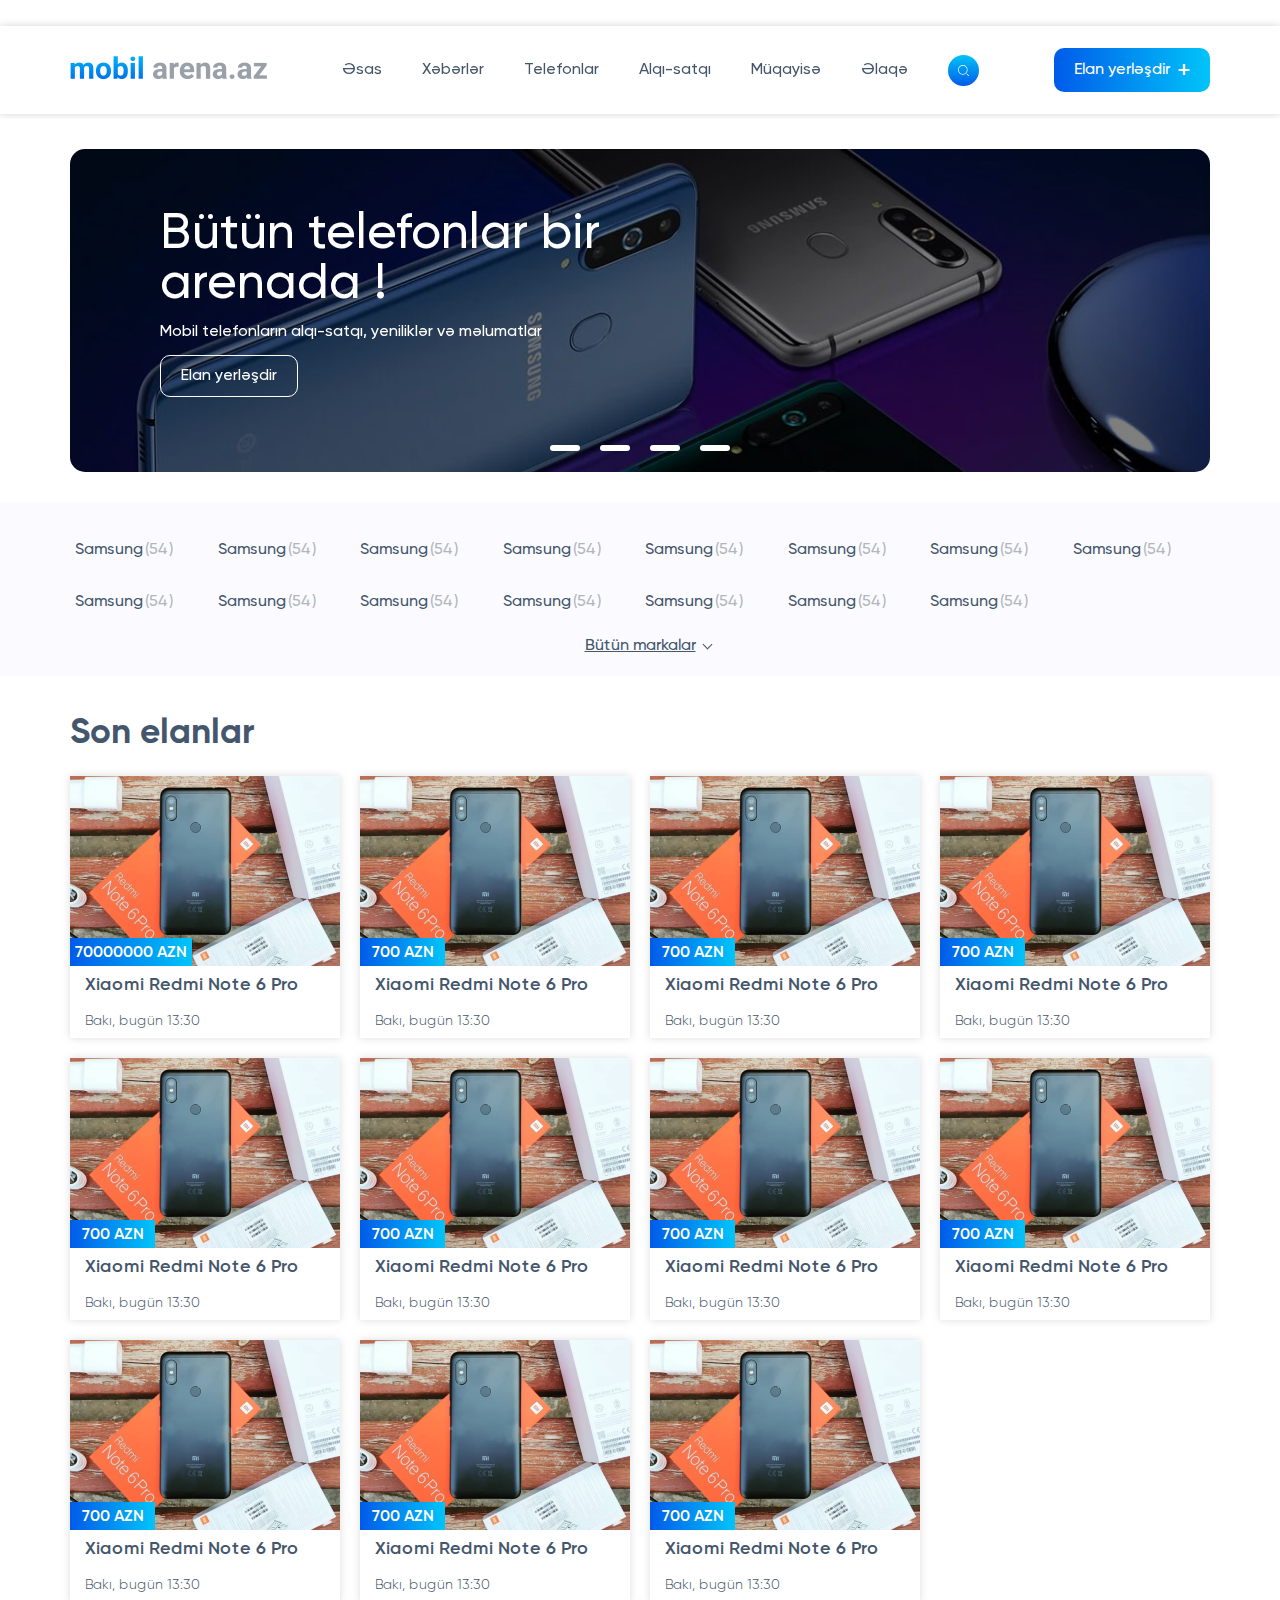
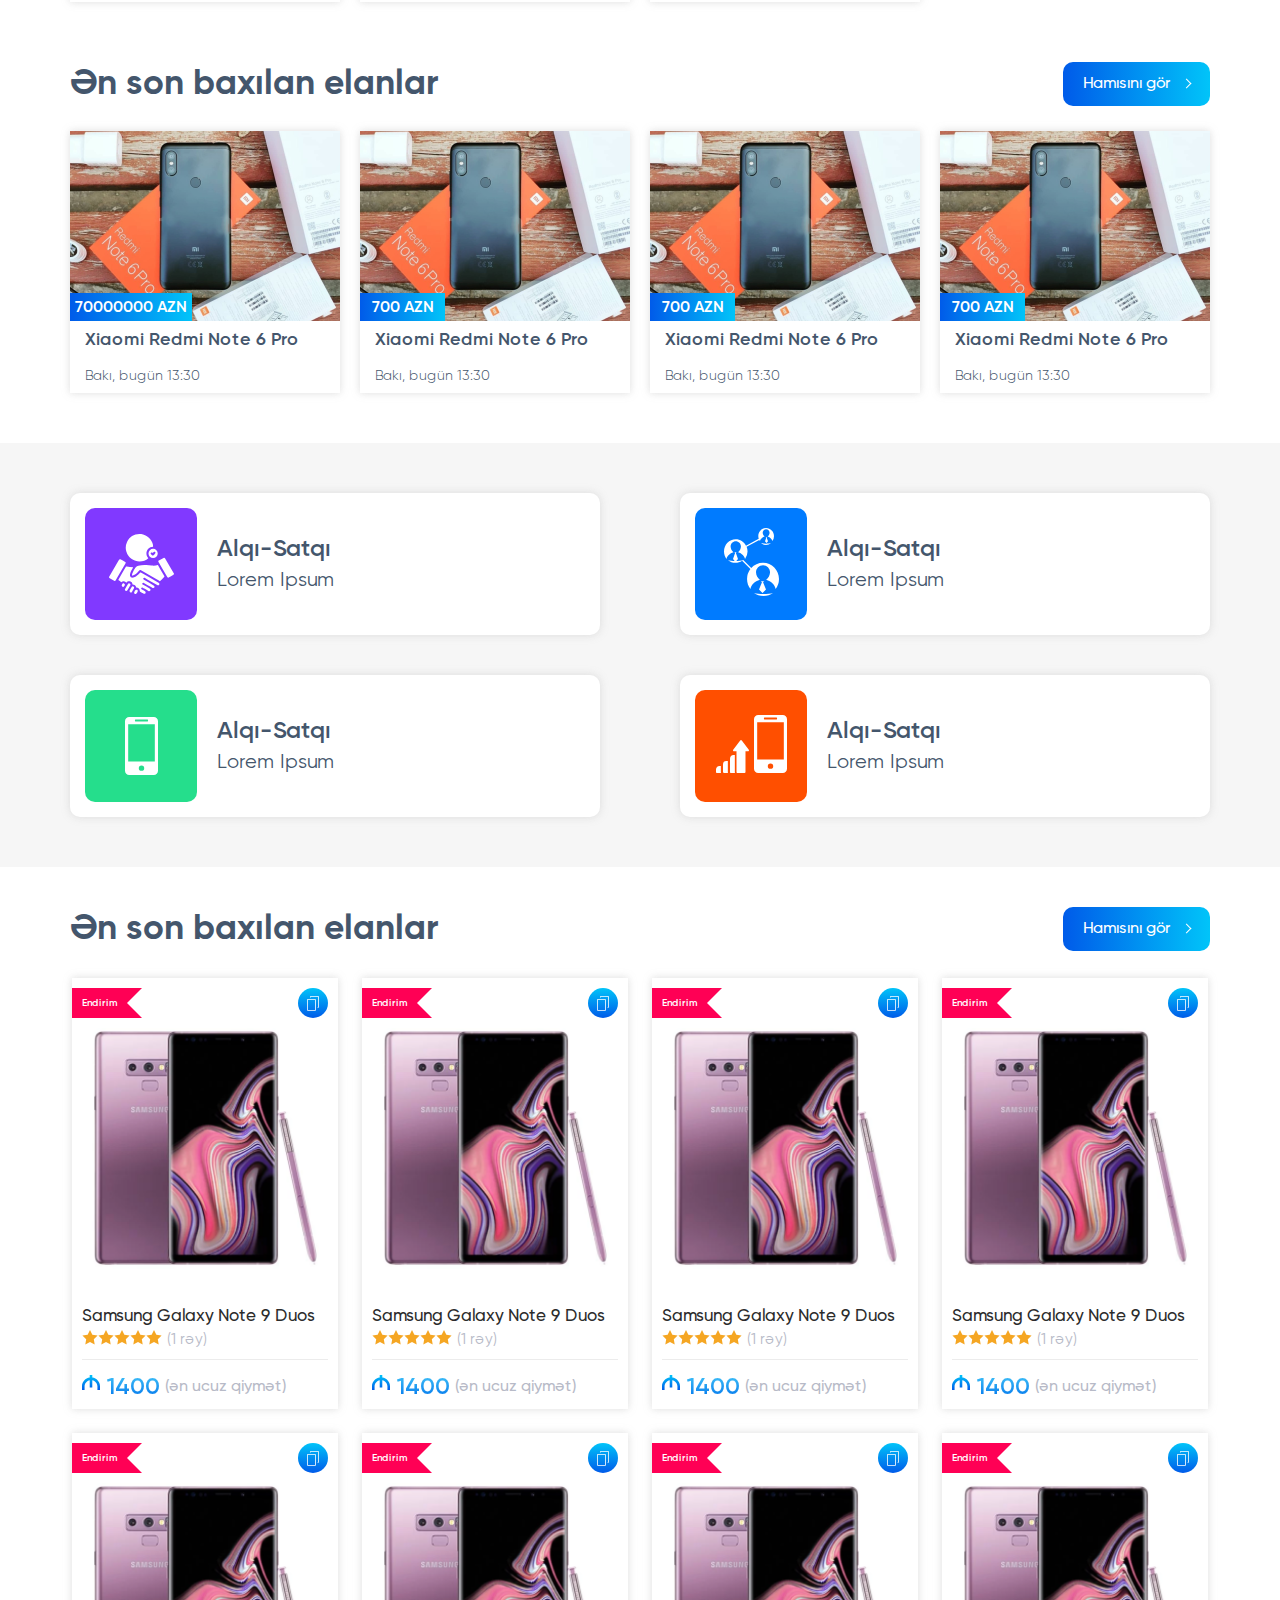
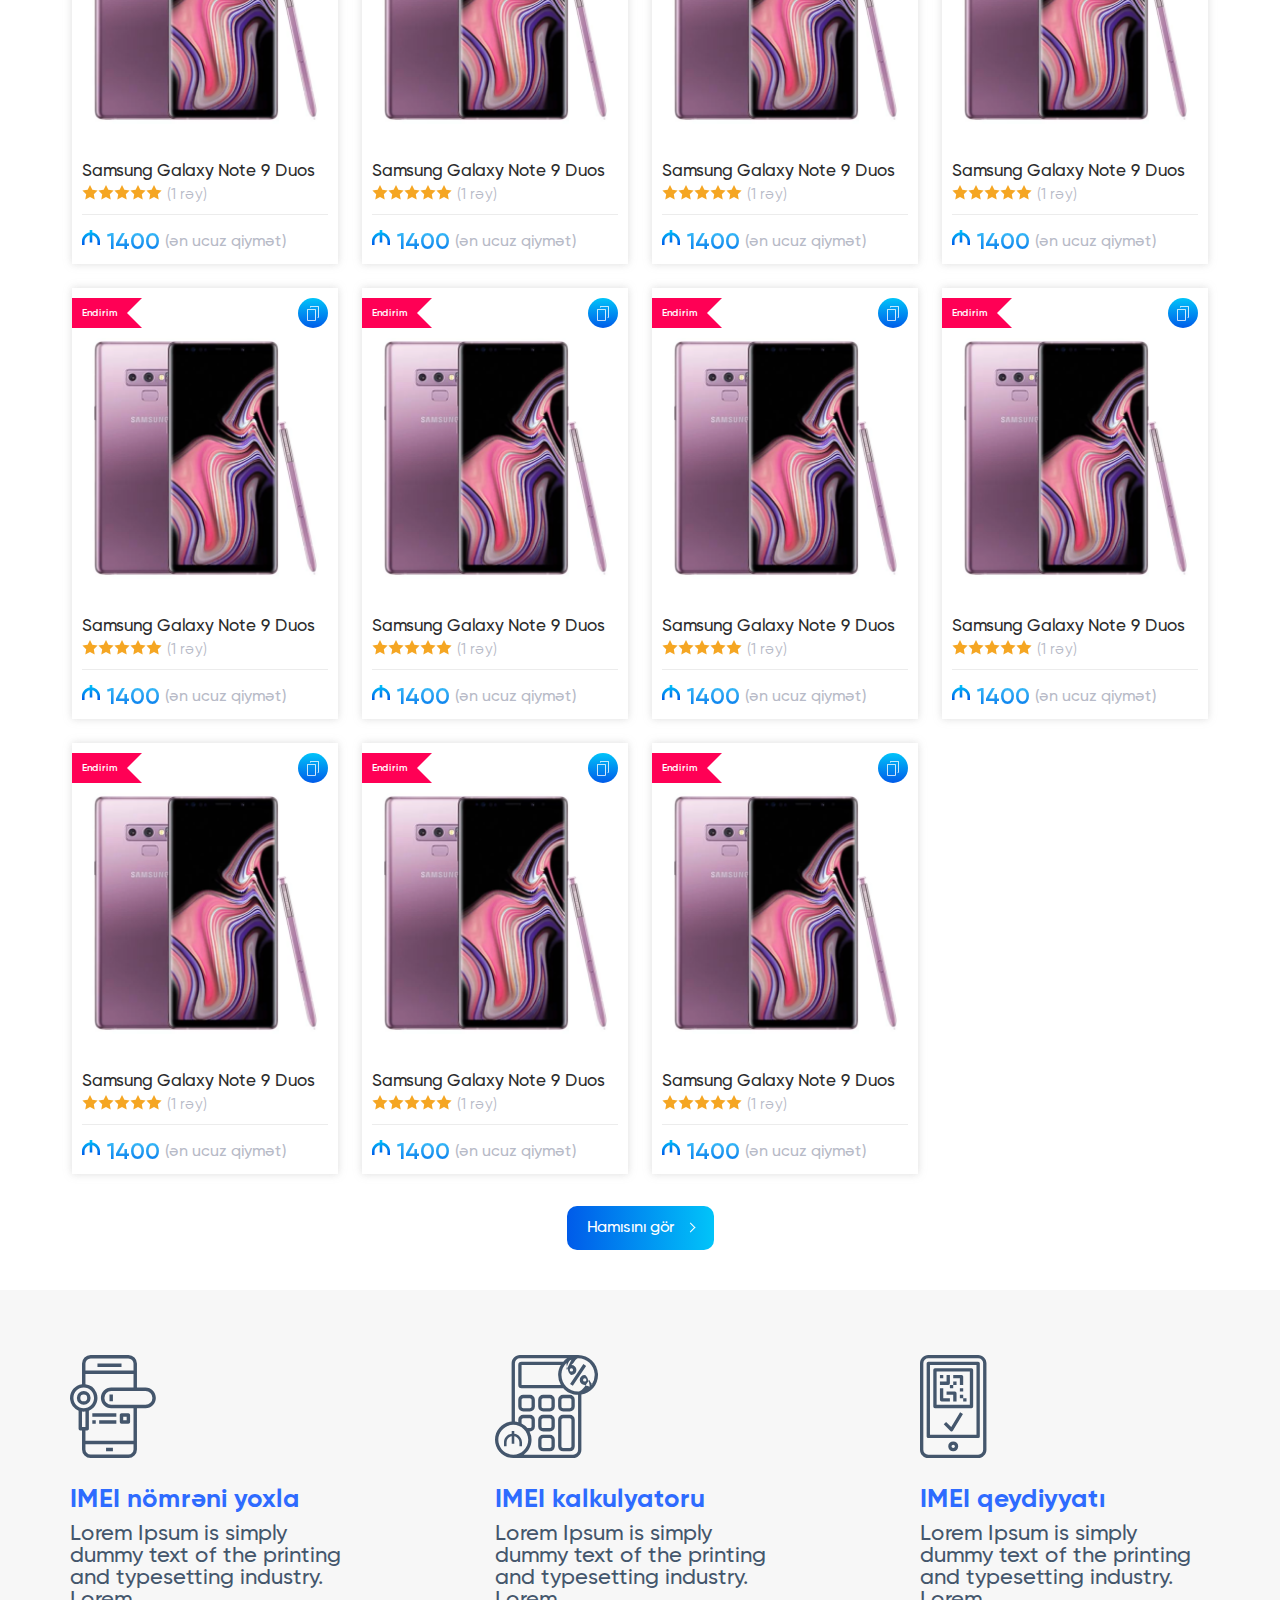
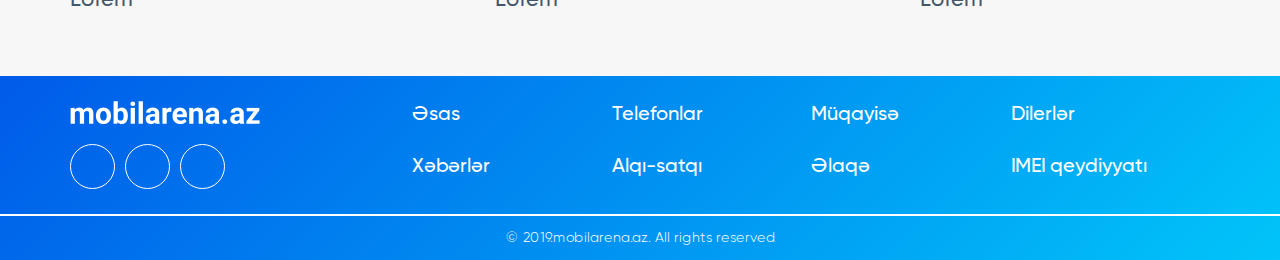
<file: index.html>
<!DOCTYPE html>
<html lang="en">
<head>
    <meta charset="UTF-8">
    <meta name="viewport" content="width=device-width, initial-scale=1.0">
    <title>Title</title>
    <link rel="stylesheet" href="css/reset.css">
    <link rel="stylesheet" href="slickSlider/slick.css">
    <link rel="stylesheet" href="slickSlider/slick-theme.css">
    <link rel="stylesheet" href="css/style.css">
    <link rel="stylesheet" href="css/media.css">
</head>
<body>
<header>
    <div class="header-social new-container">
        <a href="" class="header-social-item"><i class="fab fa-facebook-f"></i></a>
        <a href="" class="header-social-item"><i class="fab fa-twitter"></i></a>
        <a href="" class="header-social-item"><i class="fab fa-linkedin-in"></i></a>
        <a href="" class="header-social-item"><i class="fab fa-instagram"></i></a>
    </div>
    <div class="header-nav-wrapper">
        <nav class="new-container">
            <a href="" class="nav-logo-wrapper">
                <img src="img/logo.png" alt="">
            </a>
            <ul class="nav-menu">
                <li class="nav-menu-item"><a href="">Əsas</a></li>
                <li class="nav-menu-item"><a href="">Xəbərlər</a></li>
                <li class="nav-menu-item"><a href="">Telefonlar</a></li>
                <li class="nav-menu-item"><a href="">Alqı-satqı</a></li>
                <li class="nav-menu-item"><a href="">Müqayisə</a></li>
                <li class="nav-menu-item"><a href="">Əlaqə</a></li>
                <li class="nav-menu-item">
                    <div class="searchbar-btn" style="cursor:pointer;">
                        <img src="img/search.svg" alt="">
                    </div>
                </li>
            </ul>
            <div class="add-product-btn-wrapper">
                <a href="" class="add-product-btn">Elan yerləşdir <span class="plus-sign">+</span></a>
                <div class="burger-btn-wrapper">
                    <div class="burger-btn">
                        <div class="burger-layer"></div>
                        <div class="burger-layer"></div>
                        <div class="burger-layer"></div>
                    </div>
                </div>
            </div>
        </nav>
    </div>
</header>
<main class="main">
    <div class="main-page-slider-container new-container">
        <div class="main-page-slider">
            <div class="slider-item" style="background-image: url(img/slider-img.png)">
                <div class="slider-item-content">
                    <p class="slider-item-title">
                        Bütün telefonlar
                        bir arenada !
                    </p>
                    <p class="slider-item-subtitle">
                        Mobil telefonların alqı-satqı, yeniliklər və məlumatlar
                    </p>
                    <a class="slider-add-product-btn" style="cursor:pointer;">
                        Elan yerləşdir
                    </a>
                </div>
            </div>
            <div class="slider-item" style="background-image: url(img/slider-img.png)">
                <div class="slider-item-content">
                    <p class="slider-item-title">
                        Bütün telefonlar
                        bir arenada !
                    </p>
                    <p class="slider-item-subtitle">
                        Mobil telefonların alqı-satqı, yeniliklər və məlumatlar
                    </p>
                    <a class="slider-add-product-btn">
                        Elan yerləşdir
                    </a>
                </div>
            </div>
            <div class="slider-item" style="background-image: url(img/slider-img.png)">
                <div class="slider-item-content">
                    <p class="slider-item-title">
                        Bütün telefonlar
                        bir arenada !
                    </p>
                    <p class="slider-item-subtitle">
                        Mobil telefonların alqı-satqı, yeniliklər və məlumatlar
                    </p>
                    <a class="slider-add-product-btn">
                        Elan yerləşdir
                    </a>
                </div>
            </div>
            <div class="slider-item" style="background-image: url(img/slider-img.png)">
                <div class="slider-item-content">
                    <p class="slider-item-title">
                        Bütün telefonlar
                        bir arenada !
                    </p>
                    <p class="slider-item-subtitle">
                        Mobil telefonların alqı-satqı, yeniliklər və məlumatlar
                    </p>
                    <a class="slider-add-product-btn">
                        Elan yerləşdir
                    </a>
                </div>
            </div>
        </div>
    </div>
    <div class="brands-wrapper">
        <div class="brands new-container">
            <div class="brand-item">
                <a href="" class="brand-name">
                    Samsung
                </a>
                <span>(54)</span>
            </div>
            <div class="brand-item">
                <a href="" class="brand-name">
                    Samsung
                </a>
                <span>(54)</span>
            </div>
            <div class="brand-item">
                <a href="" class="brand-name">
                    Samsung
                </a>
                <span>(54)</span>
            </div>
            <div class="brand-item">
                <a href="" class="brand-name">
                    Samsung
                </a>
                <span>(54)</span>
            </div>
            <div class="brand-item">
                <a href="" class="brand-name">
                    Samsung
                </a>
                <span>(54)</span>
            </div>
            <div class="brand-item">
                <a href="" class="brand-name">
                    Samsung
                </a>
                <span>(54)</span>
            </div>
            <div class="brand-item">
                <a href="" class="brand-name">
                    Samsung
                </a>
                <span>(54)</span>
            </div>
            <div class="brand-item">
                <a href="" class="brand-name">
                    Samsung
                </a>
                <span>(54)</span>
            </div>
            <div class="brand-item">
                <a href="" class="brand-name">
                    Samsung
                </a>
                <span>(54)</span>
            </div>
            <div class="brand-item">
                <a href="" class="brand-name">
                    Samsung
                </a>
                <span>(54)</span>
            </div>
            <div class="brand-item">
                <a href="" class="brand-name">
                    Samsung
                </a>
                <span>(54)</span>
            </div>
            <div class="brand-item">
                <a href="" class="brand-name">
                    Samsung
                </a>
                <span>(54)</span>
            </div>
            <div class="brand-item">
                <a href="" class="brand-name">
                    Samsung
                </a>
                <span>(54)</span>
            </div>
            <div class="brand-item">
                <a href="" class="brand-name">
                    Samsung
                </a>
                <span>(54)</span>
            </div>
            <div class="brand-item">
                <a href="" class="brand-name">
                    Samsung
                </a>
                <span>(54)</span>
            </div>

        </div>
        <div class="show-all-brands-btn-wrapper">
            <a href="" class="show-all-brands-btn">
                Bütün markalar
            </a>
        </div>
    </div>
    <div class="products-container new-container">
        <div class="section-title-wrapper">
            <p class="section-title">
                Son elanlar
            </p>
        </div>
        <div class="products">
            <a href="" class="product-link">
                <div class="product-item">
                    <div class="product-img-wrapper" style="background-image: url(img/prod-img.png)">
                        <span class="price-tag">70000000 <span class="azn">AZN</span></span>
                    </div>
                    <div class="product-details">
                        <p class="product-name">Xiaomi Redmi Note 6 Pro</p>
                        <p class="product-publish-date">
                            Bakı, bugün 13:30
                        </p>
                    </div>
                </div>
            </a>
            <a href="" class="product-link">
                <div class="product-item">
                    <div class="product-img-wrapper" style="background-image: url(img/prod-img.png)">
                        <span class="price-tag">700 <span class="azn">AZN</span></span>
                    </div>
                    <div class="product-details">
                        <p class="product-name">Xiaomi Redmi Note 6 Pro</p>
                        <p class="product-publish-date">
                            Bakı, bugün 13:30
                        </p>
                    </div>
                </div>
            </a>
            <a href="" class="product-link">
                <div class="product-item">
                    <div class="product-img-wrapper" style="background-image: url(img/prod-img.png)">
                        <span class="price-tag">700 <span class="azn">AZN</span></span>
                    </div>
                    <div class="product-details">
                        <p class="product-name">Xiaomi Redmi Note 6 Pro</p>
                        <p class="product-publish-date">
                            Bakı, bugün 13:30
                        </p>
                    </div>
                </div>
            </a>
            <a href="" class="product-link">
                <div class="product-item">
                    <div class="product-img-wrapper" style="background-image: url(img/prod-img.png)">
                        <span class="price-tag">700 <span class="azn">AZN</span></span>
                    </div>
                    <div class="product-details">
                        <p class="product-name">Xiaomi Redmi Note 6 Pro</p>
                        <p class="product-publish-date">
                            Bakı, bugün 13:30
                        </p>
                    </div>
                </div>
            </a>
            <a href="" class="product-link">
                <div class="product-item">
                    <div class="product-img-wrapper" style="background-image: url(img/prod-img.png)">
                        <span class="price-tag">700 <span class="azn">AZN</span></span>
                    </div>
                    <div class="product-details">
                        <p class="product-name">Xiaomi Redmi Note 6 Pro</p>
                        <p class="product-publish-date">
                            Bakı, bugün 13:30
                        </p>
                    </div>
                </div>
            </a>
            <a href="" class="product-link">
                <div class="product-item">
                    <div class="product-img-wrapper" style="background-image: url(img/prod-img.png)">
                        <span class="price-tag">700 <span class="azn">AZN</span></span>
                    </div>
                    <div class="product-details">
                        <p class="product-name">Xiaomi Redmi Note 6 Pro</p>
                        <p class="product-publish-date">
                            Bakı, bugün 13:30
                        </p>
                    </div>
                </div>
            </a>
            <a href="" class="product-link">
                <div class="product-item">
                    <div class="product-img-wrapper" style="background-image: url(img/prod-img.png)">
                        <span class="price-tag">700 <span class="azn">AZN</span></span>
                    </div>
                    <div class="product-details">
                        <p class="product-name">Xiaomi Redmi Note 6 Pro</p>
                        <p class="product-publish-date">
                            Bakı, bugün 13:30
                        </p>
                    </div>
                </div>
            </a>
            <a href="" class="product-link">
                <div class="product-item">
                    <div class="product-img-wrapper" style="background-image: url(img/prod-img.png)">
                        <span class="price-tag">700 <span class="azn">AZN</span></span>
                    </div>
                    <div class="product-details">
                        <p class="product-name">Xiaomi Redmi Note 6 Pro</p>
                        <p class="product-publish-date">
                            Bakı, bugün 13:30
                        </p>
                    </div>
                </div>
            </a>
            <a href="" class="product-link">
                <div class="product-item">
                    <div class="product-img-wrapper" style="background-image: url(img/prod-img.png)">
                        <span class="price-tag">700 <span class="azn">AZN</span></span>
                    </div>
                    <div class="product-details">
                        <p class="product-name">Xiaomi Redmi Note 6 Pro</p>
                        <p class="product-publish-date">
                            Bakı, bugün 13:30
                        </p>
                    </div>
                </div>
            </a>
            <a href="" class="product-link">
                <div class="product-item">
                    <div class="product-img-wrapper" style="background-image: url(img/prod-img.png)">
                        <span class="price-tag">700 <span class="azn">AZN</span></span>
                    </div>
                    <div class="product-details">
                        <p class="product-name">Xiaomi Redmi Note 6 Pro</p>
                        <p class="product-publish-date">
                            Bakı, bugün 13:30
                        </p>
                    </div>
                </div>
            </a>
            <a href="" class="product-link">
                <div class="product-item">
                    <div class="product-img-wrapper" style="background-image: url(img/prod-img.png)">
                        <span class="price-tag">700 <span class="azn">AZN</span></span>
                    </div>
                    <div class="product-details">
                        <p class="product-name">Xiaomi Redmi Note 6 Pro</p>
                        <p class="product-publish-date">
                            Bakı, bugün 13:30
                        </p>
                    </div>
                </div>
            </a>

        </div>
    </div>
    <div class="products-container new-container">
        <div class="section-title-wrapper">
            <p class="section-title">
                Ən son baxılan elanlar
            </p>
            <a href="" class="add-product-btn show-all-products-btn">
                Hamısını gör
            </a>
        </div>
        <div class="products">
            <a href="" class="product-link">
                <div class="product-item">
                    <div class="product-img-wrapper" style="background-image: url(img/prod-img.png)">
                        <span class="price-tag">70000000 <span class="azn">AZN</span></span>
                    </div>
                    <div class="product-details">
                        <p class="product-name">Xiaomi Redmi Note 6 Pro</p>
                        <p class="product-publish-date">
                            Bakı, bugün 13:30
                        </p>
                    </div>
                </div>
            </a>
            <a href="" class="product-link">
                <div class="product-item">
                    <div class="product-img-wrapper" style="background-image: url(img/prod-img.png)">
                        <span class="price-tag">700 <span class="azn">AZN</span></span>
                    </div>
                    <div class="product-details">
                        <p class="product-name">Xiaomi Redmi Note 6 Pro</p>
                        <p class="product-publish-date">
                            Bakı, bugün 13:30
                        </p>
                    </div>
                </div>
            </a>
            <a href="" class="product-link">
                <div class="product-item">
                    <div class="product-img-wrapper" style="background-image: url(img/prod-img.png)">
                        <span class="price-tag">700 <span class="azn">AZN</span></span>
                    </div>
                    <div class="product-details">
                        <p class="product-name">Xiaomi Redmi Note 6 Pro</p>
                        <p class="product-publish-date">
                            Bakı, bugün 13:30
                        </p>
                    </div>
                </div>
            </a>
            <a href="" class="product-link">
                <div class="product-item">
                    <div class="product-img-wrapper" style="background-image: url(img/prod-img.png)">
                        <span class="price-tag">700 <span class="azn">AZN</span></span>
                    </div>
                    <div class="product-details">
                        <p class="product-name">Xiaomi Redmi Note 6 Pro</p>
                        <p class="product-publish-date">
                            Bakı, bugün 13:30
                        </p>
                    </div>
                </div>
            </a>
        </div>
    </div>
    <div class="options-section">
        <div class="options-section-container new-container">
            <a href="" class="option-link">
                <div class="option-item">
                    <div class="option-img-wrapper option-img-purple">
                        <img src="img/alqi-satqi.svg" alt="" class="option-img">
                    </div>
                    <div class="option-content">
                        <p class="option-title">
                            Alqı-Satqı
                        </p>
                        <p class="option-subtitle">Lorem Ipsum</p>
                    </div>
                </div>
            </a>
            <a href="" class="option-link">
                <div class="option-item">
                    <div class="option-img-wrapper option-img-blue">
                        <img src="img/dealers.svg" alt="" class="option-img">
                    </div>
                    <div class="option-content">
                        <p class="option-title">
                            Alqı-Satqı
                        </p>
                        <p class="option-subtitle">Lorem Ipsum</p>
                    </div>
                </div>
            </a>
            <a href="" class="option-link">
                <div class="option-item">
                    <div class="option-img-wrapper option-img-green">
                        <img src="img/phone.svg" alt="" class="option-img">
                    </div>
                    <div class="option-content">
                        <p class="option-title">
                            Alqı-Satqı
                        </p>
                        <p class="option-subtitle">Lorem Ipsum</p>
                    </div>
                </div>
            </a>
            <a href="" class="option-link">
                <div class="option-item">
                    <div class="option-img-wrapper option-img-red">
                        <img src="img/phone-comparison.svg" alt="" class="option-img">
                    </div>
                    <div class="option-content">
                        <p class="option-title">
                            Alqı-Satqı
                        </p>
                        <p class="option-subtitle">Lorem Ipsum</p>
                    </div>
                </div>
            </a>
        </div>
    </div>
    <div class="products-container new-container">
        <div class="section-title-wrapper">
            <p class="section-title">
                Ən son baxılan elanlar
            </p>
            <a href="" class="add-product-btn show-all-products-btn">
                Hamısını gör
            </a>
        </div>
        <div class="products">
            <div class="phone-gradient-bg">
                    <div class="phone-item has-sale">
                        <div class="sale-tag">
                            <p class="sale-tag-txt">
                                Endirim
                            </p>
                        </div>
                        <a href="#" class="compare-btn">
                            <img src="img/compare.svg" alt="" class="compare-btn-img">
                        </a>
                        <a href="" class="phone-content">
                            <div class="phone-img-wrapper" style="background-image: url(img/samsung.png)">

                                <div class="compare-popup">
                                    <p class="compare-popup-txt">
                                        Müqayisə et
                                    </p>
                                </div>
                            </div>
                            <div class="phone-details">
                                <p class="phone-name">
                                    Samsung Galaxy Note 9 Duos
                                </p>
                                <div class="phone-rating-wrapper">
                                    <div class="phone-rating">
                                        <div class="star">
                                            <img src="img/star-full.svg" alt="">
                                        </div>
                                        <div class="star">
                                            <img src="img/star-full.svg" alt="">
                                        </div>
                                        <div class="star">
                                            <img src="img/star-full.svg" alt="">
                                        </div>
                                        <div class="star">
                                            <img src="img/star-full.svg" alt="">
                                        </div>
                                        <div class="star">
                                            <img src="img/star-full.svg" alt="">
                                        </div>
                                    </div>
                                    <span class="rating-count">(1 rəy)</span>
                                </div>
                                <div class="phone-price-wrapper">
                                    <p class="phone-price"><img src="img/azn-sign.svg" class="azn-sign">1400</p>
                                    <p class="cheapest">(ən ucuz qiymət)</p>
                                </div>
                            </div>
                        </a>
                    </div>
                </div>
            <div class="phone-gradient-bg">
                <div class="phone-item has-sale">
                    <div class="sale-tag">
                        <p class="sale-tag-txt">
                            Endirim
                        </p>
                    </div>
                    <a href="#" class="compare-btn">
                        <img src="img/compare.svg" alt="" class="compare-btn-img">
                    </a>
                    <a href="" class="phone-content">
                        <div class="phone-img-wrapper" style="background-image: url(img/samsung.png)">

                            <div class="compare-popup">
                                <p class="compare-popup-txt">
                                    Müqayisə et
                                </p>
                            </div>
                        </div>
                        <div class="phone-details">
                            <p class="phone-name">
                                Samsung Galaxy Note 9 Duos
                            </p>
                            <div class="phone-rating-wrapper">
                                <div class="phone-rating">
                                    <div class="star">
                                        <img src="img/star-full.svg" alt="">
                                    </div>
                                    <div class="star">
                                        <img src="img/star-full.svg" alt="">
                                    </div>
                                    <div class="star">
                                        <img src="img/star-full.svg" alt="">
                                    </div>
                                    <div class="star">
                                        <img src="img/star-full.svg" alt="">
                                    </div>
                                    <div class="star">
                                        <img src="img/star-full.svg" alt="">
                                    </div>
                                </div>
                                <span class="rating-count">(1 rəy)</span>
                            </div>
                            <div class="phone-price-wrapper">
                                <p class="phone-price"><img src="img/azn-sign.svg" class="azn-sign">1400</p>
                                <p class="cheapest">(ən ucuz qiymət)</p>
                            </div>
                        </div>
                    </a>
                </div>
            </div>
            <div class="phone-gradient-bg">
                <div class="phone-item has-sale">
                    <div class="sale-tag">
                        <p class="sale-tag-txt">
                            Endirim
                        </p>
                    </div>
                    <a href="#" class="compare-btn">
                        <img src="img/compare.svg" alt="" class="compare-btn-img">
                    </a>
                    <a href="" class="phone-content">
                        <div class="phone-img-wrapper" style="background-image: url(img/samsung.png)">

                            <div class="compare-popup">
                                <p class="compare-popup-txt">
                                    Müqayisə et
                                </p>
                            </div>
                        </div>
                        <div class="phone-details">
                            <p class="phone-name">
                                Samsung Galaxy Note 9 Duos
                            </p>
                            <div class="phone-rating-wrapper">
                                <div class="phone-rating">
                                    <div class="star">
                                        <img src="img/star-full.svg" alt="">
                                    </div>
                                    <div class="star">
                                        <img src="img/star-full.svg" alt="">
                                    </div>
                                    <div class="star">
                                        <img src="img/star-full.svg" alt="">
                                    </div>
                                    <div class="star">
                                        <img src="img/star-full.svg" alt="">
                                    </div>
                                    <div class="star">
                                        <img src="img/star-full.svg" alt="">
                                    </div>
                                </div>
                                <span class="rating-count">(1 rəy)</span>
                            </div>
                            <div class="phone-price-wrapper">
                                <p class="phone-price"><img src="img/azn-sign.svg" class="azn-sign">1400</p>
                                <p class="cheapest">(ən ucuz qiymət)</p>
                            </div>
                        </div>
                    </a>
                </div>
            </div>
            <div class="phone-gradient-bg">
                <div class="phone-item has-sale">
                    <div class="sale-tag">
                        <p class="sale-tag-txt">
                            Endirim
                        </p>
                    </div>
                    <a href="#" class="compare-btn">
                        <img src="img/compare.svg" alt="" class="compare-btn-img">
                    </a>
                    <a href="" class="phone-content">
                        <div class="phone-img-wrapper" style="background-image: url(img/samsung.png)">

                            <div class="compare-popup">
                                <p class="compare-popup-txt">
                                    Müqayisə et
                                </p>
                            </div>
                        </div>
                        <div class="phone-details">
                            <p class="phone-name">
                                Samsung Galaxy Note 9 Duos
                            </p>
                            <div class="phone-rating-wrapper">
                                <div class="phone-rating">
                                    <div class="star">
                                        <img src="img/star-full.svg" alt="">
                                    </div>
                                    <div class="star">
                                        <img src="img/star-full.svg" alt="">
                                    </div>
                                    <div class="star">
                                        <img src="img/star-full.svg" alt="">
                                    </div>
                                    <div class="star">
                                        <img src="img/star-full.svg" alt="">
                                    </div>
                                    <div class="star">
                                        <img src="img/star-full.svg" alt="">
                                    </div>
                                </div>
                                <span class="rating-count">(1 rəy)</span>
                            </div>
                            <div class="phone-price-wrapper">
                                <p class="phone-price"><img src="img/azn-sign.svg" class="azn-sign">1400</p>
                                <p class="cheapest">(ən ucuz qiymət)</p>
                            </div>
                        </div>
                    </a>
                </div>
            </div>
            <div class="phone-gradient-bg">
                <div class="phone-item has-sale">
                    <div class="sale-tag">
                        <p class="sale-tag-txt">
                            Endirim
                        </p>
                    </div>
                    <a href="#" class="compare-btn">
                        <img src="img/compare.svg" alt="" class="compare-btn-img">
                    </a>
                    <a href="" class="phone-content">
                        <div class="phone-img-wrapper" style="background-image: url(img/samsung.png)">

                            <div class="compare-popup">
                                <p class="compare-popup-txt">
                                    Müqayisə et
                                </p>
                            </div>
                        </div>
                        <div class="phone-details">
                            <p class="phone-name">
                                Samsung Galaxy Note 9 Duos
                            </p>
                            <div class="phone-rating-wrapper">
                                <div class="phone-rating">
                                    <div class="star">
                                        <img src="img/star-full.svg" alt="">
                                    </div>
                                    <div class="star">
                                        <img src="img/star-full.svg" alt="">
                                    </div>
                                    <div class="star">
                                        <img src="img/star-full.svg" alt="">
                                    </div>
                                    <div class="star">
                                        <img src="img/star-full.svg" alt="">
                                    </div>
                                    <div class="star">
                                        <img src="img/star-full.svg" alt="">
                                    </div>
                                </div>
                                <span class="rating-count">(1 rəy)</span>
                            </div>
                            <div class="phone-price-wrapper">
                                <p class="phone-price"><img src="img/azn-sign.svg" class="azn-sign">1400</p>
                                <p class="cheapest">(ən ucuz qiymət)</p>
                            </div>
                        </div>
                    </a>
                </div>
            </div>
            <div class="phone-gradient-bg">
                <div class="phone-item has-sale">
                    <div class="sale-tag">
                        <p class="sale-tag-txt">
                            Endirim
                        </p>
                    </div>
                    <a href="#" class="compare-btn">
                        <img src="img/compare.svg" alt="" class="compare-btn-img">
                    </a>
                    <a href="" class="phone-content">
                        <div class="phone-img-wrapper" style="background-image: url(img/samsung.png)">

                            <div class="compare-popup">
                                <p class="compare-popup-txt">
                                    Müqayisə et
                                </p>
                            </div>
                        </div>
                        <div class="phone-details">
                            <p class="phone-name">
                                Samsung Galaxy Note 9 Duos
                            </p>
                            <div class="phone-rating-wrapper">
                                <div class="phone-rating">
                                    <div class="star">
                                        <img src="img/star-full.svg" alt="">
                                    </div>
                                    <div class="star">
                                        <img src="img/star-full.svg" alt="">
                                    </div>
                                    <div class="star">
                                        <img src="img/star-full.svg" alt="">
                                    </div>
                                    <div class="star">
                                        <img src="img/star-full.svg" alt="">
                                    </div>
                                    <div class="star">
                                        <img src="img/star-full.svg" alt="">
                                    </div>
                                </div>
                                <span class="rating-count">(1 rəy)</span>
                            </div>
                            <div class="phone-price-wrapper">
                                <p class="phone-price"><img src="img/azn-sign.svg" class="azn-sign">1400</p>
                                <p class="cheapest">(ən ucuz qiymət)</p>
                            </div>
                        </div>
                    </a>
                </div>
            </div>
            <div class="phone-gradient-bg">
                <div class="phone-item has-sale">
                    <div class="sale-tag">
                        <p class="sale-tag-txt">
                            Endirim
                        </p>
                    </div>
                    <a href="#" class="compare-btn">
                        <img src="img/compare.svg" alt="" class="compare-btn-img">
                    </a>
                    <a href="" class="phone-content">
                        <div class="phone-img-wrapper" style="background-image: url(img/samsung.png)">

                            <div class="compare-popup">
                                <p class="compare-popup-txt">
                                    Müqayisə et
                                </p>
                            </div>
                        </div>
                        <div class="phone-details">
                            <p class="phone-name">
                                Samsung Galaxy Note 9 Duos
                            </p>
                            <div class="phone-rating-wrapper">
                                <div class="phone-rating">
                                    <div class="star">
                                        <img src="img/star-full.svg" alt="">
                                    </div>
                                    <div class="star">
                                        <img src="img/star-full.svg" alt="">
                                    </div>
                                    <div class="star">
                                        <img src="img/star-full.svg" alt="">
                                    </div>
                                    <div class="star">
                                        <img src="img/star-full.svg" alt="">
                                    </div>
                                    <div class="star">
                                        <img src="img/star-full.svg" alt="">
                                    </div>
                                </div>
                                <span class="rating-count">(1 rəy)</span>
                            </div>
                            <div class="phone-price-wrapper">
                                <p class="phone-price"><img src="img/azn-sign.svg" class="azn-sign">1400</p>
                                <p class="cheapest">(ən ucuz qiymət)</p>
                            </div>
                        </div>
                    </a>
                </div>
            </div>
            <div class="phone-gradient-bg">
                <div class="phone-item has-sale">
                    <div class="sale-tag">
                        <p class="sale-tag-txt">
                            Endirim
                        </p>
                    </div>
                    <a href="#" class="compare-btn">
                        <img src="img/compare.svg" alt="" class="compare-btn-img">
                    </a>
                    <a href="" class="phone-content">
                        <div class="phone-img-wrapper" style="background-image: url(img/samsung.png)">

                            <div class="compare-popup">
                                <p class="compare-popup-txt">
                                    Müqayisə et
                                </p>
                            </div>
                        </div>
                        <div class="phone-details">
                            <p class="phone-name">
                                Samsung Galaxy Note 9 Duos
                            </p>
                            <div class="phone-rating-wrapper">
                                <div class="phone-rating">
                                    <div class="star">
                                        <img src="img/star-full.svg" alt="">
                                    </div>
                                    <div class="star">
                                        <img src="img/star-full.svg" alt="">
                                    </div>
                                    <div class="star">
                                        <img src="img/star-full.svg" alt="">
                                    </div>
                                    <div class="star">
                                        <img src="img/star-full.svg" alt="">
                                    </div>
                                    <div class="star">
                                        <img src="img/star-full.svg" alt="">
                                    </div>
                                </div>
                                <span class="rating-count">(1 rəy)</span>
                            </div>
                            <div class="phone-price-wrapper">
                                <p class="phone-price"><img src="img/azn-sign.svg" class="azn-sign">1400</p>
                                <p class="cheapest">(ən ucuz qiymət)</p>
                            </div>
                        </div>
                    </a>
                </div>
            </div>
            <div class="phone-gradient-bg">
                <div class="phone-item has-sale">
                    <div class="sale-tag">
                        <p class="sale-tag-txt">
                            Endirim
                        </p>
                    </div>
                    <a href="#" class="compare-btn">
                        <img src="img/compare.svg" alt="" class="compare-btn-img">
                    </a>
                    <a href="" class="phone-content">
                        <div class="phone-img-wrapper" style="background-image: url(img/samsung.png)">

                            <div class="compare-popup">
                                <p class="compare-popup-txt">
                                    Müqayisə et
                                </p>
                            </div>
                        </div>
                        <div class="phone-details">
                            <p class="phone-name">
                                Samsung Galaxy Note 9 Duos
                            </p>
                            <div class="phone-rating-wrapper">
                                <div class="phone-rating">
                                    <div class="star">
                                        <img src="img/star-full.svg" alt="">
                                    </div>
                                    <div class="star">
                                        <img src="img/star-full.svg" alt="">
                                    </div>
                                    <div class="star">
                                        <img src="img/star-full.svg" alt="">
                                    </div>
                                    <div class="star">
                                        <img src="img/star-full.svg" alt="">
                                    </div>
                                    <div class="star">
                                        <img src="img/star-full.svg" alt="">
                                    </div>
                                </div>
                                <span class="rating-count">(1 rəy)</span>
                            </div>
                            <div class="phone-price-wrapper">
                                <p class="phone-price"><img src="img/azn-sign.svg" class="azn-sign">1400</p>
                                <p class="cheapest">(ən ucuz qiymət)</p>
                            </div>
                        </div>
                    </a>
                </div>
            </div>
            <div class="phone-gradient-bg">
                <div class="phone-item has-sale">
                    <div class="sale-tag">
                        <p class="sale-tag-txt">
                            Endirim
                        </p>
                    </div>
                    <a href="#" class="compare-btn">
                        <img src="img/compare.svg" alt="" class="compare-btn-img">
                    </a>
                    <a href="" class="phone-content">
                        <div class="phone-img-wrapper" style="background-image: url(img/samsung.png)">

                            <div class="compare-popup">
                                <p class="compare-popup-txt">
                                    Müqayisə et
                                </p>
                            </div>
                        </div>
                        <div class="phone-details">
                            <p class="phone-name">
                                Samsung Galaxy Note 9 Duos
                            </p>
                            <div class="phone-rating-wrapper">
                                <div class="phone-rating">
                                    <div class="star">
                                        <img src="img/star-full.svg" alt="">
                                    </div>
                                    <div class="star">
                                        <img src="img/star-full.svg" alt="">
                                    </div>
                                    <div class="star">
                                        <img src="img/star-full.svg" alt="">
                                    </div>
                                    <div class="star">
                                        <img src="img/star-full.svg" alt="">
                                    </div>
                                    <div class="star">
                                        <img src="img/star-full.svg" alt="">
                                    </div>
                                </div>
                                <span class="rating-count">(1 rəy)</span>
                            </div>
                            <div class="phone-price-wrapper">
                                <p class="phone-price"><img src="img/azn-sign.svg" class="azn-sign">1400</p>
                                <p class="cheapest">(ən ucuz qiymət)</p>
                            </div>
                        </div>
                    </a>
                </div>
            </div>
            <div class="phone-gradient-bg">
                <div class="phone-item has-sale">
                    <div class="sale-tag">
                        <p class="sale-tag-txt">
                            Endirim
                        </p>
                    </div>
                    <a href="#" class="compare-btn">
                        <img src="img/compare.svg" alt="" class="compare-btn-img">
                    </a>
                    <a href="" class="phone-content">
                        <div class="phone-img-wrapper" style="background-image: url(img/samsung.png)">

                            <div class="compare-popup">
                                <p class="compare-popup-txt">
                                    Müqayisə et
                                </p>
                            </div>
                        </div>
                        <div class="phone-details">
                            <p class="phone-name">
                                Samsung Galaxy Note 9 Duos
                            </p>
                            <div class="phone-rating-wrapper">
                                <div class="phone-rating">
                                    <div class="star">
                                        <img src="img/star-full.svg" alt="">
                                    </div>
                                    <div class="star">
                                        <img src="img/star-full.svg" alt="">
                                    </div>
                                    <div class="star">
                                        <img src="img/star-full.svg" alt="">
                                    </div>
                                    <div class="star">
                                        <img src="img/star-full.svg" alt="">
                                    </div>
                                    <div class="star">
                                        <img src="img/star-full.svg" alt="">
                                    </div>
                                </div>
                                <span class="rating-count">(1 rəy)</span>
                            </div>
                            <div class="phone-price-wrapper">
                                <p class="phone-price"><img src="img/azn-sign.svg" class="azn-sign">1400</p>
                                <p class="cheapest">(ən ucuz qiymət)</p>
                            </div>
                        </div>
                    </a>
                </div>
            </div>
            <div class="phone-gradient-bg">
                <div class="phone-item has-sale">
                    <div class="sale-tag">
                        <p class="sale-tag-txt">
                            Endirim
                        </p>
                    </div>
                    <a href="#" class="compare-btn">
                        <img src="img/compare.svg" alt="" class="compare-btn-img">
                    </a>
                    <a href="" class="phone-content">
                        <div class="phone-img-wrapper" style="background-image: url(img/samsung.png)">

                            <div class="compare-popup">
                                <p class="compare-popup-txt">
                                    Müqayisə et
                                </p>
                            </div>
                        </div>
                        <div class="phone-details">
                            <p class="phone-name">
                                Samsung Galaxy Note 9 Duos
                            </p>
                            <div class="phone-rating-wrapper">
                                <div class="phone-rating">
                                    <div class="star">
                                        <img src="img/star-full.svg" alt="">
                                    </div>
                                    <div class="star">
                                        <img src="img/star-full.svg" alt="">
                                    </div>
                                    <div class="star">
                                        <img src="img/star-full.svg" alt="">
                                    </div>
                                    <div class="star">
                                        <img src="img/star-full.svg" alt="">
                                    </div>
                                    <div class="star">
                                        <img src="img/star-full.svg" alt="">
                                    </div>
                                </div>
                                <span class="rating-count">(1 rəy)</span>
                            </div>
                            <div class="phone-price-wrapper">
                                <p class="phone-price"><img src="img/azn-sign.svg" class="azn-sign">1400</p>
                                <p class="cheapest">(ən ucuz qiymət)</p>
                            </div>
                        </div>
                    </a>
                </div>
            </div>
            <div class="phone-gradient-bg">
                <div class="phone-item has-sale">
                    <div class="sale-tag">
                        <p class="sale-tag-txt">
                            Endirim
                        </p>
                    </div>
                    <a href="#" class="compare-btn">
                        <img src="img/compare.svg" alt="" class="compare-btn-img">
                    </a>
                    <a href="" class="phone-content">
                        <div class="phone-img-wrapper" style="background-image: url(img/samsung.png)">

                            <div class="compare-popup">
                                <p class="compare-popup-txt">
                                    Müqayisə et
                                </p>
                            </div>
                        </div>
                        <div class="phone-details">
                            <p class="phone-name">
                                Samsung Galaxy Note 9 Duos
                            </p>
                            <div class="phone-rating-wrapper">
                                <div class="phone-rating">
                                    <div class="star">
                                        <img src="img/star-full.svg" alt="">
                                    </div>
                                    <div class="star">
                                        <img src="img/star-full.svg" alt="">
                                    </div>
                                    <div class="star">
                                        <img src="img/star-full.svg" alt="">
                                    </div>
                                    <div class="star">
                                        <img src="img/star-full.svg" alt="">
                                    </div>
                                    <div class="star">
                                        <img src="img/star-full.svg" alt="">
                                    </div>
                                </div>
                                <span class="rating-count">(1 rəy)</span>
                            </div>
                            <div class="phone-price-wrapper">
                                <p class="phone-price"><img src="img/azn-sign.svg" class="azn-sign">1400</p>
                                <p class="cheapest">(ən ucuz qiymət)</p>
                            </div>
                        </div>
                    </a>
                </div>
            </div>
            <div class="phone-gradient-bg">
                <div class="phone-item has-sale">
                    <div class="sale-tag">
                        <p class="sale-tag-txt">
                            Endirim
                        </p>
                    </div>
                    <a href="#" class="compare-btn">
                        <img src="img/compare.svg" alt="" class="compare-btn-img">
                    </a>
                    <a href="" class="phone-content">
                        <div class="phone-img-wrapper" style="background-image: url(img/samsung.png)">

                            <div class="compare-popup">
                                <p class="compare-popup-txt">
                                    Müqayisə et
                                </p>
                            </div>
                        </div>
                        <div class="phone-details">
                            <p class="phone-name">
                                Samsung Galaxy Note 9 Duos
                            </p>
                            <div class="phone-rating-wrapper">
                                <div class="phone-rating">
                                    <div class="star">
                                        <img src="img/star-full.svg" alt="">
                                    </div>
                                    <div class="star">
                                        <img src="img/star-full.svg" alt="">
                                    </div>
                                    <div class="star">
                                        <img src="img/star-full.svg" alt="">
                                    </div>
                                    <div class="star">
                                        <img src="img/star-full.svg" alt="">
                                    </div>
                                    <div class="star">
                                        <img src="img/star-full.svg" alt="">
                                    </div>
                                </div>
                                <span class="rating-count">(1 rəy)</span>
                            </div>
                            <div class="phone-price-wrapper">
                                <p class="phone-price"><img src="img/azn-sign.svg" class="azn-sign">1400</p>
                                <p class="cheapest">(ən ucuz qiymət)</p>
                            </div>
                        </div>
                    </a>
                </div>
            </div>
            <div class="phone-gradient-bg">
                <div class="phone-item has-sale">
                    <div class="sale-tag">
                        <p class="sale-tag-txt">
                            Endirim
                        </p>
                    </div>
                    <a href="#" class="compare-btn">
                        <img src="img/compare.svg" alt="" class="compare-btn-img">
                    </a>
                    <a href="" class="phone-content">
                        <div class="phone-img-wrapper" style="background-image: url(img/samsung.png)">

                            <div class="compare-popup">
                                <p class="compare-popup-txt">
                                    Müqayisə et
                                </p>
                            </div>
                        </div>
                        <div class="phone-details">
                            <p class="phone-name">
                                Samsung Galaxy Note 9 Duos
                            </p>
                            <div class="phone-rating-wrapper">
                                <div class="phone-rating">
                                    <div class="star">
                                        <img src="img/star-full.svg" alt="">
                                    </div>
                                    <div class="star">
                                        <img src="img/star-full.svg" alt="">
                                    </div>
                                    <div class="star">
                                        <img src="img/star-full.svg" alt="">
                                    </div>
                                    <div class="star">
                                        <img src="img/star-full.svg" alt="">
                                    </div>
                                    <div class="star">
                                        <img src="img/star-full.svg" alt="">
                                    </div>
                                </div>
                                <span class="rating-count">(1 rəy)</span>
                            </div>
                            <div class="phone-price-wrapper">
                                <p class="phone-price"><img src="img/azn-sign.svg" class="azn-sign">1400</p>
                                <p class="cheapest">(ən ucuz qiymət)</p>
                            </div>
                        </div>
                    </a>
                </div>
            </div>
        </div>
        <div class="products-see-all-btn-wrapper">
            <a href="" class="add-product-btn show-all-products-btn">
                Hamısını gör
            </a>
        </div>
    </div>
<div class="tools-section">
    <div class="tools-section-container new-container">
        <a href="" class="tool-link">
            <div class="tool-item">
                <div class="tool-img-wrapper">
                    <img src="img/imei-num-check.svg" alt="" class="tool-img">
                </div>
                <p class="tool-name">IMEI nömrəni yoxla</p>
                <p class="tool-desc">
                    Lorem Ipsum is simply dummy text of the printing and typesetting industry. Lorem
                </p>
            </div>
        </a>
        <a href="" class="tool-link">
            <div class="tool-item">
                <div class="tool-img-wrapper">
                    <img src="img/imei-calc.svg" alt="" class="tool-img">
                </div>
                <p class="tool-name">IMEI kalkulyatoru</p>
                <p class="tool-desc">
                    Lorem Ipsum is simply dummy text of the printing and typesetting industry. Lorem
                </p>
            </div>
        </a>
        <a href="" class="tool-link">
            <div class="tool-item">
                <div class="tool-img-wrapper">
                    <img src="img/imei-reg.svg" alt="" class="tool-img">
                </div>
                <p class="tool-name">IMEI qeydiyyatı</p>
                <p class="tool-desc">
                    Lorem Ipsum is simply dummy text of the printing and typesetting industry. Lorem
                </p>
            </div>
        </a>
    </div>
</div>
</main>
<footer>
    <div class="footer-container">
        <div class="footer-main new-container">
            <div class="footer-main-row">
                <a href="" class="footer-logo-wrapper">
                    <img class="footer-logo" src="img/footer-logo.png" alt="">
                </a>
                <div class="footer-menu-items-wrapper">
                    <div class="footer-menu-item">
                        <a href="" class="footer-menu-txt">Əsas</a>
                    </div>
                    <div class="footer-menu-item">
                        <a href="" class="footer-menu-txt">Telefonlar</a>
                    </div>
                    <div class="footer-menu-item">
                        <a href="" class="footer-menu-txt">Müqayisə</a>
                    </div>
                    <div class="footer-menu-item">
                        <a href="" class="footer-menu-txt">Dilerlər</a>
                    </div>
                </div>

            </div>
                <div class="footer-main-row">
                    <div class="footer-social-icons-wrapper">
                        <div class="footer-social-icons-container">
                            <a href="" class="footer-social-icon">
                                <i class="fab fa-twitter"></i>
                            </a>
                            <a href="" class="footer-social-icon">
                                <i class="fab fa-facebook-f"></i>
                            </a>
                            <a href="" class="footer-social-icon">
                                <i class="fab fa-instagram"></i>
                            </a>
                        </div>
                    </div>
                    <div class="footer-menu-items-wrapper">
                        <div class="footer-menu-item">
                            <a href="" class="footer-menu-txt">Xəbərlər</a>
                        </div>
                        <div class="footer-menu-item">
                            <a href="" class="footer-menu-txt">Alqı-satqı</a>
                        </div>
                        <div class="footer-menu-item">
                            <a href="" class="footer-menu-txt">Əlaqə</a>
                        </div>
                        <div class="footer-menu-item">
                            <a href="" class="footer-menu-txt">IMEI qeydiyyatı</a>
                        </div>
                    </div>
                </div>
        </div>
        <div class="footer-bottom">
            <div class="footer-bottom-container new-container">
                <p class="copyright">
                    © 2019.mobilarena.az. All rights reserved
                </p>
            </div>
        </div>
    </div>
</footer>
<div class="hidden-searchbar">
    <div class="hidden-searchbar-container">
        <form action="" class="searchbar-form">
            <input type="text" class="searchbar-input">
            <button class="search-btn" style="cursor:pointer;">
                Axtar
            </button>
        </form>
    </div>
    <div class="hidden-searchbar-close-btn">

    </div>
</div>
<script src="fontAwesome/font-awesome.js"></script>
<script src="js/jquery.js"></script>
<script src="slickSlider/slick.js"></script>
<script>
    $('.main-page-slider').slick({
        dots: true
    });
</script>
<script src="js/script.js"></script>
</body>
</html>
</file>
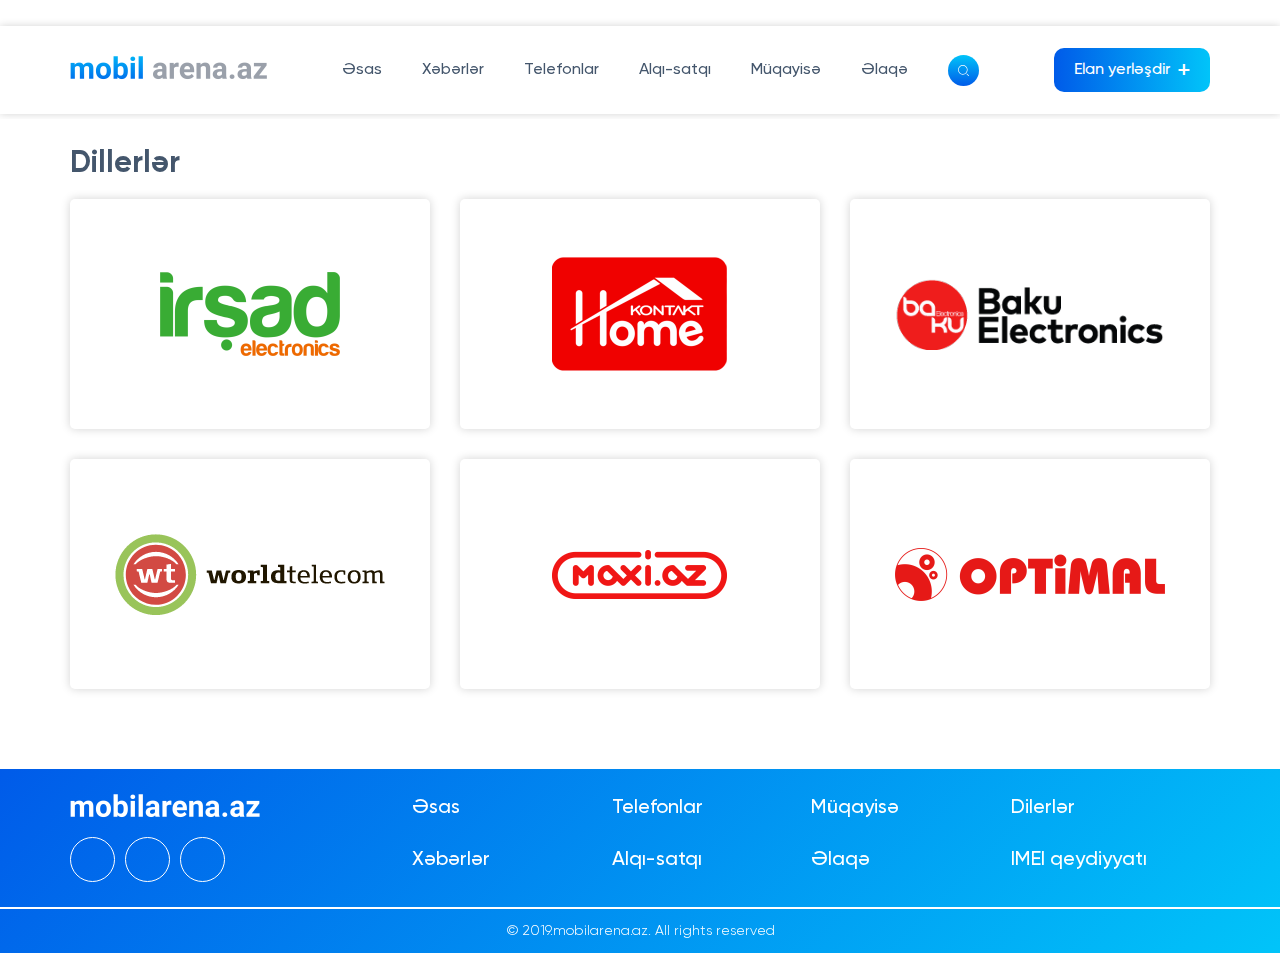
<file: dealers.html>
<!DOCTYPE html>
<html lang="en">
<head>
    <meta charset="UTF-8">
    <meta name="viewport" content="width=device-width, initial-scale=1.0">
    <title>Title</title>
    <link rel="stylesheet" href="css/reset.css">
    <link rel="stylesheet" href="slickSlider/slick.css">
    <link rel="stylesheet" href="slickSlider/slick-theme.css">
    <link rel="stylesheet" href="css/style.css">
    <link rel="stylesheet" href="css/media.css">
</head>
<body>
<header>
    <div class="header-social new-container">
        <a href="" class="header-social-item"><i class="fab fa-facebook-f"></i></a>
        <a href="" class="header-social-item"><i class="fab fa-twitter"></i></a>
        <a href="" class="header-social-item"><i class="fab fa-linkedin-in"></i></a>
        <a href="" class="header-social-item"><i class="fab fa-instagram"></i></a>
    </div>
    <div class="header-nav-wrapper">
        <nav class="new-container">
            <a href="" class="nav-logo-wrapper">
                <img src="img/logo.png" alt="">
            </a>
            <ul class="nav-menu">
                <li class="nav-menu-item"><a href="">Əsas</a></li>
                <li class="nav-menu-item"><a href="">Xəbərlər</a></li>
                <li class="nav-menu-item"><a href="">Telefonlar</a></li>
                <li class="nav-menu-item"><a href="">Alqı-satqı</a></li>
                <li class="nav-menu-item"><a href="">Müqayisə</a></li>
                <li class="nav-menu-item"><a href="">Əlaqə</a></li>
                <li class="nav-menu-item">
                    <div class="searchbar-btn" style="cursor:pointer;">
                        <img src="img/search.svg" alt="">
                    </div>
                </li>
            </ul>
            <div class="add-product-btn-wrapper">
                <a href="" class="add-product-btn">Elan yerləşdir <span class="plus-sign">+</span></a>
                <div class="burger-btn-wrapper">
                    <div class="burger-btn">
                        <div class="burger-layer"></div>
                        <div class="burger-layer"></div>
                        <div class="burger-layer"></div>
                    </div>
                </div>
            </div>
        </nav>
    </div>
</header>
<main class="main">
  <div class="dealers-container new-container">
      <p class="dealers-title">
          Dillerlər
      </p>
      <div class="dealers">
          <a href="#" class="dealer-item">
              <img src="img/irsad.png" alt="" class="dealer-img">
          </a>
          <a href="#" class="dealer-item">
              <img src="img/kontakt.png" alt="" class="dealer-img">
          </a>
          <a href="#" class="dealer-item">
              <img src="img/be.png" alt="" class="dealer-img">
          </a>
          <a href="#" class="dealer-item">
              <img src="img/wt.png" alt="" class="dealer-img">
          </a>
          <a  href="#" class="dealer-item">
              <img src="img/maxi.png" alt="" class="dealer-img">
          </a>
          <a href="#" class="dealer-item">
              <img src="img/optimal.png" alt="" class="dealer-img">
          </a>
      </div>
  </div>
</main>
<footer>
    <div class="footer-container">
        <div class="footer-main new-container">
            <div class="footer-main-row">
                <a href="" class="footer-logo-wrapper">
                    <img class="footer-logo" src="img/footer-logo.png" alt="">
                </a>
                <div class="footer-menu-items-wrapper">
                    <div class="footer-menu-item">
                        <a href="" class="footer-menu-txt">Əsas</a>
                    </div>
                    <div class="footer-menu-item">
                        <a href="" class="footer-menu-txt">Telefonlar</a>
                    </div>
                    <div class="footer-menu-item">
                        <a href="" class="footer-menu-txt">Müqayisə</a>
                    </div>
                    <div class="footer-menu-item">
                        <a href="" class="footer-menu-txt">Dilerlər</a>
                    </div>
                </div>

            </div>
            <div class="footer-main-row">
                <div class="footer-social-icons-wrapper">
                    <div class="footer-social-icons-container">
                        <a href="" class="footer-social-icon">
                            <i class="fab fa-twitter"></i>
                        </a>
                        <a href="" class="footer-social-icon">
                            <i class="fab fa-facebook-f"></i>
                        </a>
                        <a href="" class="footer-social-icon">
                            <i class="fab fa-instagram"></i>
                        </a>
                    </div>
                </div>
                <div class="footer-menu-items-wrapper">
                    <div class="footer-menu-item">
                        <a href="" class="footer-menu-txt">Xəbərlər</a>
                    </div>
                    <div class="footer-menu-item">
                        <a href="" class="footer-menu-txt">Alqı-satqı</a>
                    </div>
                    <div class="footer-menu-item">
                        <a href="" class="footer-menu-txt">Əlaqə</a>
                    </div>
                    <div class="footer-menu-item">
                        <a href="" class="footer-menu-txt">IMEI qeydiyyatı</a>
                    </div>
                </div>
            </div>
        </div>
        <div class="footer-bottom">
            <div class="footer-bottom-container new-container">
                <p class="copyright">
                    © 2019.mobilarena.az. All rights reserved
                </p>
            </div>
        </div>
    </div>
</footer>
<div class="hidden-searchbar">
    <div class="hidden-searchbar-container">
        <form action="" class="searchbar-form">
            <input type="text" class="searchbar-input">
            <button class="search-btn" style="cursor:pointer;">
                Axtar
            </button>
        </form>
    </div>
    <div class="hidden-searchbar-close-btn">

    </div>
</div>
<script src="fontAwesome/font-awesome.js"></script>
<script src="js/script.js"></script>
</body>
</html>
</file>
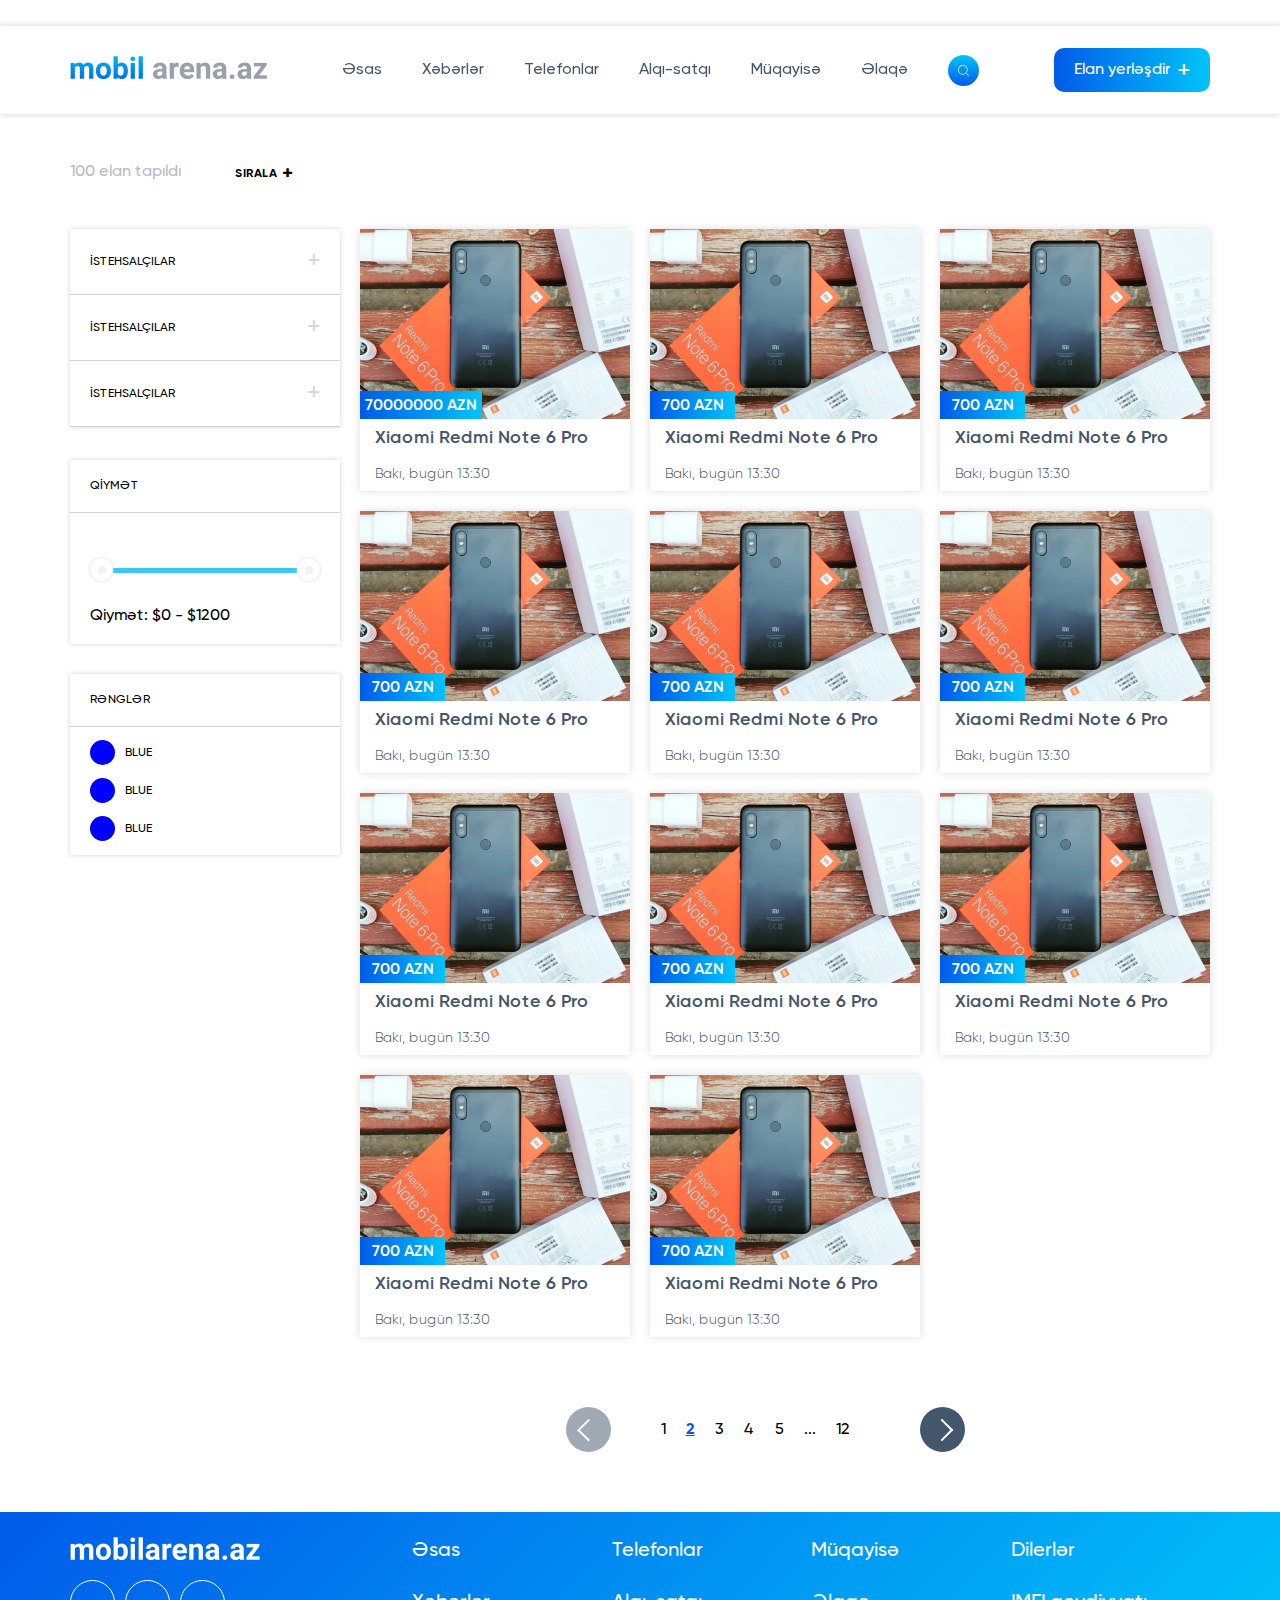
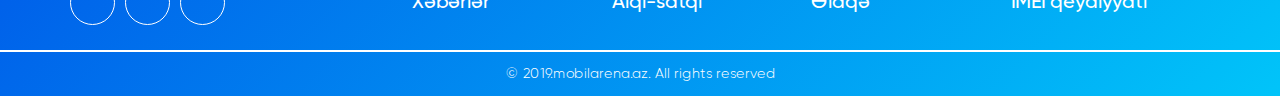
<file: sales.html>
<!DOCTYPE html>
<html lang="en">
<head>
    <meta charset="UTF-8">
    <meta name="viewport" content="width=device-width, initial-scale=1.0">
    <title>Title</title>
    <link rel="stylesheet" href="css/reset.css">
    <link rel="stylesheet" href="css/sales.css">
    <link rel="stylesheet" href="css/media/sales-media.css">
</head>
<body>
<header>
    <div class="header-social new-container">
        <a href="" class="header-social-item"><i class="fab fa-facebook-f"></i></a>
        <a href="" class="header-social-item"><i class="fab fa-twitter"></i></a>
        <a href="" class="header-social-item"><i class="fab fa-linkedin-in"></i></a>
        <a href="" class="header-social-item"><i class="fab fa-instagram"></i></a>
    </div>
    <div class="header-nav-wrapper">
        <nav class="new-container">
            <a href="" class="nav-logo-wrapper">
                <img src="img/logo.png" alt="">
            </a>
            <ul class="nav-menu">
                <li class="nav-menu-item"><a href="">Əsas</a></li>
                <li class="nav-menu-item"><a href="">Xəbərlər</a></li>
                <li class="nav-menu-item"><a href="">Telefonlar</a></li>
                <li class="nav-menu-item"><a href="">Alqı-satqı</a></li>
                <li class="nav-menu-item"><a href="">Müqayisə</a></li>
                <li class="nav-menu-item"><a href="">Əlaqə</a></li>
                <li class="nav-menu-item">
                    <div class="searchbar-btn" style="cursor:pointer;">
                        <img src="img/search.svg" alt="">
                    </div>
                </li>
            </ul>
            <div class="add-product-btn-wrapper">
                <a href="" class="add-product-btn">Elan yerləşdir <span class="plus-sign">+</span></a>
                <div class="burger-btn-wrapper">
                    <div class="burger-btn">
                        <div class="burger-layer"></div>
                        <div class="burger-layer"></div>
                        <div class="burger-layer"></div>
                    </div>
                </div>
            </div>
        </nav>
    </div>
</header>

<main class="main">
   <div class="sales-main-top new-container">
     <div>
         <div class="found-prod-count">
             <p class="found-prod-count-txt"><span class="found-prod-num">100</span> elan tapıldı</p>
         </div>
         <div class="sort-btn-wrapper ">
             <div class="sort-btn">
                 <span>SIRALA</span><span class="sort-plus-sign">+</span>
             </div>
             <div class="sort-options-wrapper">
                 <a href="#" class="sort-option">Ucuzdan bahaya</a>
                 <a href="#" class="sort-option">Ucuzdan bahaya</a>
             </div>
         </div>
     </div>
       <p class="filter-expand-btn">Filterlər</p>
   </div>
    <div class="sales-main new-container">
        <div class="filters">
            <div class="filters-close-btn">
                Bağla
            </div>
            <div class="filter-menu">
                <div class="filter-menu-item">
                    <div class="filter-menu-item-btn"><span class="filter-menu-item-title">İSTEHSALÇILAR</span><span class="filter-plus">+</span></div>
                    <div class="filter-menu-item-dropdown ">
                        <label for="filter-0" class="filter-dropdown-checkbox">
                            6 GB (45)
                            <input name="filter" id="filter-0" type="checkbox" class="filter-dropdown-checkbox-input">
                            <span class="checkmark"></span>
                        </label>
                        <label for="filter-1" class="filter-dropdown-checkbox">
                            6 GB (45)
                            <input name="filter" id="filter-1" type="checkbox" class="filter-dropdown-checkbox-input">
                            <span class="checkmark"></span>
                        </label>
                        <label for="filter-2" class="filter-dropdown-checkbox">
                            6 GB (45)
                            <input name="filter" id="filter-2" type="checkbox" class="filter-dropdown-checkbox-input">
                            <span class="checkmark"></span>
                        </label>
                    </div>
                </div>
                <div class="filter-menu-item">
                    <div class="filter-menu-item-btn"><span class="filter-menu-item-title">İSTEHSALÇILAR</span><span class="filter-plus">+</span></div>
                    <div class="filter-menu-item-dropdown">
                        <label for="filter-3" class="filter-dropdown-checkbox">
                            6 GB (45)
                            <input name="filter" id="filter-3" type="checkbox" class="filter-dropdown-checkbox-input">
                            <span class="checkmark"></span>
                        </label>
                        <label for="filter-4" class="filter-dropdown-checkbox">
                            6 GB (45)
                            <input name="filter" id="filter-4" type="checkbox" class="filter-dropdown-checkbox-input">
                            <span class="checkmark"></span>
                        </label>
                        <label for="filter-5" class="filter-dropdown-checkbox">
                            6 GB (45)
                            <input name="filter" id="filter-5" type="checkbox" class="filter-dropdown-checkbox-input">
                            <span class="checkmark"></span>
                        </label>
                    </div>
                </div>
                <div class="filter-menu-item">
                    <div class="filter-menu-item-btn"><span class="filter-menu-item-title">İSTEHSALÇILAR</span><span class="filter-plus">+</span></div>
                    <div class="filter-menu-item-dropdown">
                        <label for="filter-6" class="filter-dropdown-checkbox">
                            6 GB (45)
                            <input name="filter" id="filter-6" type="checkbox" class="filter-dropdown-checkbox-input">
                            <span class="checkmark"></span>
                        </label>
                        <label for="filter-17" class="filter-dropdown-checkbox">
                            6 GB (45)
                            <input name="filter" id="filter-17" type="checkbox" class="filter-dropdown-checkbox-input">
                            <span class="checkmark"></span>
                        </label>
                        <label for="filter-8" class="filter-dropdown-checkbox">
                            6 GB (45)
                            <input name="filter" id="filter-8" type="checkbox" class="filter-dropdown-checkbox-input">
                            <span class="checkmark"></span>
                        </label>
                    </div>
                </div>

            </div>
            <div class="price-range">
                <div class="price-range-top">
                    <p class="price-range-title">
                        QİYMƏT
                    </p>
                </div>
                <div class="price-range-slider-container">
                    <div class="price-range-slider">
                        <input type="range" class="hidden-range" id="range-left" min="0" max="1200" value="0">
                        <input type="range" class="hidden-range" id="range-right" min="0" max="1200" value="1200">
                        <div class="custom-range">
                            <div class="range-track"></div>
                            <div class="range"></div>
                            <div class="range-thumb range-thumb-left"></div>
                            <div class="range-thumb range-thumb-right"></div>
                        </div>
                    </div>
                    <div class="price-range-num">
                        <p>Qiymət: $<span class="left-price"></span> - $<span class="right-price"></span></p>
                    </div>
                </div>
            </div>
            <div class="price-range">
                <div class="price-range-top">
                    <p class="price-range-title">
                        RƏNGLƏR
                    </p>
                </div>

                <div class="color-options-wrapper">
                        <div class="color-option">
                            <label for="color-1" class="color-option-label">
                                BLUE
                                <input type="checkbox" id="color-1">
                                <span class="color-checkmark"></span>
                            </label>
                        </div>
                        <div class="color-option">
                            <label for="color-2" class="color-option-label">
                                BLUE
                                <input type="checkbox" id="color-2">
                                <span class="color-checkmark"></span>
                            </label>
                        </div><div class="color-option">
                        <label for="color-3" class="color-option-label">
                            BLUE
                            <input type="checkbox" id="color-3">
                            <span class="color-checkmark"></span>
                        </label>
                    </div>
                    </div>
            </div>

        </div>
        <div class="products-wrapper">
            <div class="products">
                <a href="" class="product-link">
                    <div class="product-item">
                        <div class="product-img-wrapper" style="background-image: url(img/prod-img.png)">
                            <span class="price-tag">70000000 <span class="azn">AZN</span></span>
                        </div>
                        <div class="product-details">
                            <p class="product-name">Xiaomi Redmi Note 6 Pro</p>
                            <p class="product-publish-date">
                                Bakı, bugün 13:30
                            </p>
                        </div>
                    </div>
                </a>
                <a href="" class="product-link">
                    <div class="product-item">
                        <div class="product-img-wrapper" style="background-image: url(img/prod-img.png)">
                            <span class="price-tag">700 <span class="azn">AZN</span></span>
                        </div>
                        <div class="product-details">
                            <p class="product-name">Xiaomi Redmi Note 6 Pro</p>
                            <p class="product-publish-date">
                                Bakı, bugün 13:30
                            </p>
                        </div>
                    </div>
                </a>
                <a href="" class="product-link">
                    <div class="product-item">
                        <div class="product-img-wrapper" style="background-image: url(img/prod-img.png)">
                            <span class="price-tag">700 <span class="azn">AZN</span></span>
                        </div>
                        <div class="product-details">
                            <p class="product-name">Xiaomi Redmi Note 6 Pro</p>
                            <p class="product-publish-date">
                                Bakı, bugün 13:30
                            </p>
                        </div>
                    </div>
                </a>
                <a href="" class="product-link">
                    <div class="product-item">
                        <div class="product-img-wrapper" style="background-image: url(img/prod-img.png)">
                            <span class="price-tag">700 <span class="azn">AZN</span></span>
                        </div>
                        <div class="product-details">
                            <p class="product-name">Xiaomi Redmi Note 6 Pro</p>
                            <p class="product-publish-date">
                                Bakı, bugün 13:30
                            </p>
                        </div>
                    </div>
                </a>
                <a href="" class="product-link">
                    <div class="product-item">
                        <div class="product-img-wrapper" style="background-image: url(img/prod-img.png)">
                            <span class="price-tag">700 <span class="azn">AZN</span></span>
                        </div>
                        <div class="product-details">
                            <p class="product-name">Xiaomi Redmi Note 6 Pro</p>
                            <p class="product-publish-date">
                                Bakı, bugün 13:30
                            </p>
                        </div>
                    </div>
                </a>
                <a href="" class="product-link">
                    <div class="product-item">
                        <div class="product-img-wrapper" style="background-image: url(img/prod-img.png)">
                            <span class="price-tag">700 <span class="azn">AZN</span></span>
                        </div>
                        <div class="product-details">
                            <p class="product-name">Xiaomi Redmi Note 6 Pro</p>
                            <p class="product-publish-date">
                                Bakı, bugün 13:30
                            </p>
                        </div>
                    </div>
                </a>
                <a href="" class="product-link">
                    <div class="product-item">
                        <div class="product-img-wrapper" style="background-image: url(img/prod-img.png)">
                            <span class="price-tag">700 <span class="azn">AZN</span></span>
                        </div>
                        <div class="product-details">
                            <p class="product-name">Xiaomi Redmi Note 6 Pro</p>
                            <p class="product-publish-date">
                                Bakı, bugün 13:30
                            </p>
                        </div>
                    </div>
                </a>
                <a href="" class="product-link">
                    <div class="product-item">
                        <div class="product-img-wrapper" style="background-image: url(img/prod-img.png)">
                            <span class="price-tag">700 <span class="azn">AZN</span></span>
                        </div>
                        <div class="product-details">
                            <p class="product-name">Xiaomi Redmi Note 6 Pro</p>
                            <p class="product-publish-date">
                                Bakı, bugün 13:30
                            </p>
                        </div>
                    </div>
                </a>
                <a href="" class="product-link">
                    <div class="product-item">
                        <div class="product-img-wrapper" style="background-image: url(img/prod-img.png)">
                            <span class="price-tag">700 <span class="azn">AZN</span></span>
                        </div>
                        <div class="product-details">
                            <p class="product-name">Xiaomi Redmi Note 6 Pro</p>
                            <p class="product-publish-date">
                                Bakı, bugün 13:30
                            </p>
                        </div>
                    </div>
                </a>
                <a href="" class="product-link">
                    <div class="product-item">
                        <div class="product-img-wrapper" style="background-image: url(img/prod-img.png)">
                            <span class="price-tag">700 <span class="azn">AZN</span></span>
                        </div>
                        <div class="product-details">
                            <p class="product-name">Xiaomi Redmi Note 6 Pro</p>
                            <p class="product-publish-date">
                                Bakı, bugün 13:30
                            </p>
                        </div>
                    </div>
                </a>
                <a href="" class="product-link">
                    <div class="product-item">
                        <div class="product-img-wrapper" style="background-image: url(img/prod-img.png)">
                            <span class="price-tag">700 <span class="azn">AZN</span></span>
                        </div>
                        <div class="product-details">
                            <p class="product-name">Xiaomi Redmi Note 6 Pro</p>
                            <p class="product-publish-date">
                                Bakı, bugün 13:30
                            </p>
                        </div>
                    </div>
                </a>
            </div>
            <div class="pagination">
                <a href="" class="arrow-btn prev-btn arrow-btn-disabled"></a>
                <a href="#" class="pagination-btn page-num">1</a>
                <a href="#" class="pagination-btn page-num pagination-btn-active">2</a>
                <a href="#" class="pagination-btn page-num">3</a>
                <a href="#" class="pagination-btn page-num">4</a>
                <a href="#" class="pagination-btn page-num">5</a>
                <p class="pagination-btn dots">...</p>
                <a href="#" class="pagination-btn page-num">12</a>
                <a href="" class="arrow-btn nex-btn"></a>
            </div>

        </div>
    </div>
</main>
<footer>
    <div class="footer-container">
        <div class="footer-main new-container">
            <div class="footer-main-row">
                <a href="" class="footer-logo-wrapper">
                    <img class="footer-logo" src="img/footer-logo.png" alt="">
                </a>
                <div class="footer-menu-items-wrapper">
                    <div class="footer-menu-item">
                        <a href="" class="footer-menu-txt">Əsas</a>
                    </div>
                    <div class="footer-menu-item">
                        <a href="" class="footer-menu-txt">Telefonlar</a>
                    </div>
                    <div class="footer-menu-item">
                        <a href="" class="footer-menu-txt">Müqayisə</a>
                    </div>
                    <div class="footer-menu-item">
                        <a href="" class="footer-menu-txt">Dilerlər</a>
                    </div>
                </div>

            </div>
            <div class="footer-main-row">
                <div class="footer-social-icons-wrapper">
                    <div class="footer-social-icons-container">
                        <a href="" class="footer-social-icon">
                            <i class="fab fa-twitter"></i>
                        </a>
                        <a href="" class="footer-social-icon">
                            <i class="fab fa-facebook-f"></i>
                        </a>
                        <a href="" class="footer-social-icon">
                            <i class="fab fa-instagram"></i>
                        </a>
                    </div>
                </div>
                <div class="footer-menu-items-wrapper">
                    <div class="footer-menu-item">
                        <a href="" class="footer-menu-txt">Xəbərlər</a>
                    </div>
                    <div class="footer-menu-item">
                        <a href="" class="footer-menu-txt">Alqı-satqı</a>
                    </div>
                    <div class="footer-menu-item">
                        <a href="" class="footer-menu-txt">Əlaqə</a>
                    </div>
                    <div class="footer-menu-item">
                        <a href="" class="footer-menu-txt">IMEI qeydiyyatı</a>
                    </div>
                </div>
            </div>
        </div>
        <div class="footer-bottom">
            <div class="footer-bottom-container new-container">
                <p class="copyright">
                    © 2019.mobilarena.az. All rights reserved
                </p>
            </div>
        </div>
    </div>
</footer>
<div class="hidden-searchbar">
    <div class="hidden-searchbar-container">
        <form action="" class="searchbar-form">
            <input type="text" class="searchbar-input">
            <button class="search-btn" style="cursor:pointer;">
                Axtar
            </button>
        </form>
    </div>
    <div class="hidden-searchbar-close-btn">

    </div>
</div>
<script src="fontAwesome/font-awesome.js"></script>
<script src="js/script.js"></script>
<script src="js/sales.js"></script>
</body>
</html>
</file>
<file: css/style.css>
@import "../fonts/Gilroy/stylesheet.css";
*{
    box-sizing: border-box;
}
body{
    font-family: Gilroy,'sans-serif';
    font-weight: 500;
}
header{
    background-color: #fff;

}
.new-container{
    width: 1140px;
    margin: 0 auto;
}

.header-social{
    display: flex;
    padding: 13px;
}
.header-social-item{
    margin-right: 20px;
    font-size: 14px;
    color: #b3b7bd;
}
.header-nav-wrapper{
    padding: 22px 0px;
    box-shadow: 0px 0px 8px 0px lightgrey;
}
nav{
    display: flex;
    justify-content: space-between;
    align-items: center;
    position: relative;
}
.nav-menu{
    display: flex;
    align-items: center;
    transition: all 0.3s;
}
.nav-menu-item{
    margin-right: 40px;
}
.nav-menu-item a{
    text-decoration: none;
    color: #44566c;
}
.add-product-btn{
    padding: 14px 40px 14px 20px;
    background-image: linear-gradient(to right, #005be9 0%, #01c4f9 100%);
    border-radius: 10px;
    color: white;
    text-decoration: none;
    position: relative;
}
.plus-sign{
    font-size: 25px;
    position: absolute;
    top: 11px;
    right: 20px;
}
.main-page-slider-container{
    /*margin-top: 30px;*/
}
.main-page-slider{
    border-radius: 15px;
    overflow: hidden;
}
.slider-item{
background-size: cover;
    background-repeat: no-repeat;
}
.slider-item-content{
    padding: 60px 90px 75px;
    color: white;
    background-color: rgba(0,0,0,0.5);

}
.slider-item-title{
    font-size: 50px;
    margin-bottom: 15px;
    width: 50%;
}
.slider-item-subtitle{
    margin-bottom: 15px;
    width: 60%;
}

.slider-add-product-btn{
    padding: 12px 20px;
    border-radius: 10px;
    border: 1px solid white;
    color: white;
    text-decoration: none;
    display: inline-block;
}
.slick-dots{
    bottom: 20px;
}
.slick-dots li{
    width: initial;
    height: initial;

}
.slick-dots li button{
    width: 30px;
    margin: 0px 5px;
    height: initial;
padding: 3px;
    border-radius: 5px;
    background-color: #fff;
}
.slick-dots li button:before{
    content: '';
}
main{
    background-color: #fff;
    padding-top: 30px;
    z-index: 9;
    margin-top: 5px;
    transition: all 0.3s;
}
.brands-wrapper{
    background-color: #fbfbff;
    padding: 22px 0;
}
.brands{
    display: flex;
    /*justify-content: space-between;*/
    align-items: center;
    flex-wrap: wrap;
}
.brand-item{
    width: calc(100% / 8 - 10px);
    margin:18px 5px;
   display: flex;
}
.brand-name{
    text-decoration: none;
    color: #44566c;
    white-space: nowrap;
    text-overflow: ellipsis;
    overflow: hidden;
    width: content-box;
}
.brand-item span {
    color: #b3b7bd;
    text-align: left;
    margin-left: 2px;
}
.show-all-brands-btn-wrapper{
    text-align: center;
    margin-top: 10px;

}
.show-all-brands-btn{
    color: #44566c;
    position: relative;
}
.show-all-brands-btn:after{
    content: '';
    border-bottom: 1px solid #44566c;
    border-right: 1px solid #44566c;
    padding: 3px;
    position: absolute;
    right: -15px;
    transform: rotate(45deg);
    top: 3px;
}
.products-container{
    margin-top: 40px;
}
.products{
    display: flex;
    flex-wrap: wrap;
}
.section-title{
    font-size: 35px;
    color: #44566c;
    font-weight: bold;
}
.product-link{
    text-decoration: none;
    color: #44566c;
    margin-right: 20px;
    margin-bottom: 20px;
}
.product-item{
    width: 270px;
    box-shadow: 0px 0px 8px #d3d3d3c7;
}
.product-link:nth-child(4n){
    margin-right: 0;
}
.product-img-wrapper{
    height: 190px;
    width: 100%;
    background-size: cover;
    background-repeat: no-repeat;
    position: relative;
}
.price-tag{
    position: absolute;
    left: 0;
    bottom: 0;
    min-width: 85px;
    padding: 7px 5px 5px;
    text-align: center;
    background-image: linear-gradient(to right, #005be9 0%, #01c4f9 100%);
    color: white;
    font-weight: 600;
    line-height: 16px;
    box-sizing: border-box;
}
.product-details{
    padding: 10px 15px;
}
.product-name{
    margin-bottom: 20px;
    font-size: 18px;
    font-weight: 600;
    white-space: nowrap;
    text-overflow: ellipsis;
    overflow: hidden;
}
.product-publish-date{
    font-size: 14px;
    font-weight: 300;
}

.section-title-wrapper{
    display: flex;
    justify-content: space-between;
    align-items: center;
    margin-bottom: 25px;

}
.show-all-products-btn{
    position: relative;
}
.show-all-products-btn:after{
    content: '';
    padding: 3px;
    border-bottom: 1px solid white;
    border-right: 1px solid white;
    transform: rotate(-45deg);
    position: absolute;
    right: 20px;
    top: 18px;
}
.options-section{
    background-color: #f6f6f6;
    padding: 50px 0;
    margin-top: 30px;
}
.option-item{
    width: 530px;
    display: flex;
    align-items: center;
    border-radius: 10px;
    padding: 15px;
    background-color: #fff;
    box-shadow: 0px 0px 8px #d3d3d3c7;

}
.option-img-wrapper{
    width: 112px;
    height: 112px;
    display: flex;
    justify-content: center;
    align-items: center;
    border-radius: 10px;
    margin-right: 20px;
}
.option-img-purple{
    background-color: #8139ff;
}
.option-content{
    color: #44566c;
}
.option-title{
    font-size: 24px;
    margin-bottom: 10px;
    font-weight: 600;
}
.option-subtitle{
    font-size: 20px;
    font-weight: 400;
}
.option-link{
    text-decoration: none;
    color: #44566c;
    margin-bottom: 40px;
}
.options-section-container{
    display: flex;
    flex-wrap: wrap;
    justify-content: space-between;
}
.option-link:nth-child(3),.option-link:nth-child(4){
    margin-bottom: 0;
}
.option-img-blue{
    background-color: #007bff;
}
.option-img-green{
    background-color: #25de8c;
}
.option-img-red{
    background-color: #ff4f00;
}
.phone-item{
    width: 266px;
    padding: 10px;
    position: relative;
    box-shadow: 0px 0px 8px #d3d3d3c7;
    background-color: #fff;
}
.phone-img-wrapper{
   width: 100%;
    height: 320px;
    background-size: 100%;
    background-repeat: no-repeat;
    background-position: center;
}
.phone-price{
    background: linear-gradient(to bottom, #40c2f8 0%, #0073ec 100%);
    -webkit-background-clip: text;
    -webkit-text-fill-color: transparent;
}
.compare-btn{
    width: 30px;
    height: 30px;
    position: absolute;
    top: 10px;
    right: 10px;
    background-image: linear-gradient(to top, #005be9 0%, #01c4f9 100%);
    border-radius: 50%;
    display: flex;
    justify-content: center;
    align-items: center;
}
.phone-name{
    font-weight: 500;
    font-size: 17px;
    color: #2c2c2c;
    white-space: nowrap;
    text-overflow: ellipsis;
    overflow: hidden;
    margin-bottom: 5px;
}
.phone-rating-wrapper{
    display: flex;
    align-items: center;
    padding-bottom: 10px;
    border-bottom: 1px solid #ececec;
}
.phone-rating{
    display: flex;
}
.rating-count{
    font-size: 15px;
    font-weight: 400;
    color: #b7bac7;
    margin-left: 5px;
}
.phone-price-wrapper{
    margin-top: 15px;
}
.phone-price-wrapper{
    display: flex;
    align-items: center;
}
.phone-price{
    font-size: 24px;
    font-weight: 600;
    display: flex;
}
.cheapest{
    font-size: 16px;
    font-weight: 500;
    color: #b7bac7;
    margin-left: 5px;
}
.azn-sign{
    align-self: flex-start;
    margin-right: 7px;
}
.phone-gradient-bg{
    padding: 2px;
    margin-right: 20px;
    margin-bottom: 20px;
}
.phone-gradient-bg:nth-child(4n){
    margin-right: 0;
}
.phone-gradient-bg:hover{
    background-image: linear-gradient(to top, #005be9 0%, #01c4f9 100%);
}
.compare-popup{
    padding: 10px 7px;
    background-color: #d0d5da;
    font-size: 10px;
    position: absolute;
    right: 48px;
    display: none;
}
.compare-popup:after{
    content: '';
    border-left: 5px solid #d0d5da;
    border-bottom: 5px solid transparent;
    border-top: 5px solid transparent;
    right: -5px;
    position: absolute;
    top: 11px;
}
.compare-btn:hover ~.compare-popup{
    display: block;
}
.sale-tag{
    position: absolute;
    padding: 10px 25px 10px 10px;
    font-size: 10px;
    font-weight: 600;
    background-color: #ff0055;
    left: 0;
    top: 10px;
    color: white;
    display: none;
}
.sale-tag:after{
    content: '';
    border-right: 16px solid white;
    border-top: 16px solid transparent;
    border-bottom: 16px solid transparent;
    position: absolute;
    right: -1px;
    top: -1px;

}

.has-sale .sale-tag{
    display: block;
}
.products-see-all-btn-wrapper{
    display: flex;
    justify-content: center;
    margin-top: 10px;
}

.tools-section{
    width: 100%;
    background-color: #f7f7f7;
    padding: 65px 0px;
    margin-top: 40px;
}
.tools-section-container{
    display: flex;
    justify-content: space-between;
    align-items: center;
    flex-wrap: wrap;
}
.tool-link{
    text-decoration: none;
}
.tool-item{
    width: 290px;
}
.tool-img-wrapper{
    width: 100%;
}
.tool-name{
    color: #2e6bff;
    font-size: 26px;
    font-weight: 700;
    margin-top: 25px;
}
.tool-desc{
    font-size: 22px;
    font-weight: 500;
    color: #44566c;
    margin-top: 10px;
}
footer{
    width: 100%;
    background-image: linear-gradient(135deg, #005be9 0%, #01c4f9 100%);
}
.footer-container{
}
.footer-main{
    padding: 25px 0;

}
.footer-logo-wrapper{
    width: 30%;
}
.footer-logo{

}
.footer-main-row{
    display: flex;
    align-items: center;
}
.footer-social-icons-wrapper{
    width: 30%;
    justify-content: space-between;
    align-items: center;
}
.footer-menu-items-wrapper{
    width: 70%;
    display: flex;
}
.footer-menu-item{
    width: calc(100% / 4);
    font-size: 20px;
    color: white;
    font-weight: 500;
}

.footer-social-icon{
    width: 45px;
    height: 45px;
    display: flex;
    justify-content: center;
    align-items: center;
    border: 1px solid #fff;
    border-radius: 50%;
    color: white;
    font-size: 20px;
}
.footer-social-icon:last-child{
    margin-right: 40px;
}

.footer-social-icons-container{
    width: 195px;
    display: flex;
    justify-content: space-between;
}
.footer-main-row:first-child{
    margin-bottom: 15px;
}
.footer-menu-txt{
    color: #fff;
    text-decoration: none;
}
.footer-social-icon{
    text-decoration: none;
}
.footer-bottom{
    border-top: 2px solid white;
}
.footer-bottom-container{
    padding: 15px 0;
    text-align: center;
    color: white;
    font-size: 14px;
    font-weight: 300;
}
.add-product-btn-wrapper{
    display: flex;
    align-items: center;
}
.slick-active button{
    background-color: black;
}
.phone-content{
    text-decoration: none;
}
.burger-btn-wrapper{
    display: none;
    margin-left: 20px;
    cursor: pointer;
}
.burger-btn{
    cursor: pointer;
}
.burger-layer{
    width: 25px;
    padding: 2px 0px;
    background-color: black;
    margin: 3px;
    border-radius: 10px;
    background-image: linear-gradient(to top, #005be9 0%, #01c4f9 100%);
}

.main-expanded{
    margin-top: 340px;
}
.searchbar-btn{
    background-image: linear-gradient(to top,#005be9 0,#01c4f9 100%);
    width: 31px;
    height: 31px;
    line-height: 31px;
    border-radius: 50%;
    display: flex;
    justify-content: center;
    align-items: center;
}
.nav-menu-item:last-child{
    margin-right: 0;
}

.hidden-searchbar{
    position: fixed;
    top: 0;
    bottom: 0;
    left: 0;
    right: 0;
    background-color: rgba(0,0,0,0.8);
    z-index: -1;
    opacity: 0;
    display: flex;
    justify-content: center;
    align-items: center;
    transition: all 0.3s;
}
.hidden-searchbar-container{
    width: 60%;
    margin: 0 auto;
}
.searchbar-form{
    width: 100%;
    display: flex;
    background-color: #fff;
    border-radius: 50px;
}
.searchbar-input{
    width: 100%;
    border: none;
    background-color: #fff;
    border-top-left-radius: 50px;
    border-bottom-left-radius: 50px;
    padding: 0 20px;
    font-size: 16px;
    outline: none;
}
.search-btn{
    width: 130px;
    background-image: linear-gradient(to top,#005be9 0,#01c4f9 100%);
    border: none;
    padding: 15px 0;
    border-radius: 50px;
    font-size: 16px;
    color: white;
    font-weight: 500;
    outline: none;
}
.hidden-searchbar-close-btn{
    position: absolute;
    top: 20px;
    right: 20px;
    cursor: pointer;
    width: 50px;
    height: 50px;
    display: flex;
    justify-content: center;
    align-items: center;
}
.hidden-searchbar-close-btn:after, .hidden-searchbar-close-btn:before{
    content: '';
    width: 30px;
    padding: 1px 0;
    background-color: lightgrey;
    position: absolute;
}
.hidden-searchbar-close-btn:after{
    transform: rotate(45deg);
}
.hidden-searchbar-close-btn:before{
    transform: rotate(-45deg);
}
.hidden-searchbar-visible{
    z-index: 0;
    opacity: 1;
}

.dealers-container{
margin-bottom: 50px;
}
.dealers-title{
    color: #44566c;
    font-size: 30px;
    font-weight: bold;
    margin-bottom: 20px;
}
.dealers{
    display: flex;
    flex-wrap: wrap;
    align-items: center;
}
.dealer-item{
    width: calc(100% / 3 - 20px);
    margin-right: 30px;
    background-color: #fff;
    box-shadow: 0 0 10px lightgrey;
    height: 230px;
    display: flex;
    justify-content: center;
    align-items: center;
    margin-bottom:30px;
    border-radius: 5px;
}
.dealer-item:nth-child(3n){
    margin-right: 0;
}
</file>
<file: css/media.css>
@media only screen and (max-width: 1200px) {
    .new-container {
        width: 960px;
    }

    .nav-logo-wrapper {
        width: 160px;
    }

    .nav-logo-wrapper img {
        width: 100%;
    }

    .nav-menu-item {
        margin-right: 30px;
    }

    .nav-menu-item a {
        font-size: 14px;
    }

    .add-product-btn {
        font-size: 14px;
        padding: 12px 35px 12px 15px;
    }

    .plus-sign {
        font-size: 20px;
    }

    .product-link {
        width: calc(100% / 4 - 15px);
    }

    .product-item {
        width: 100%;
    }

    .option-link {
        width: calc(100% / 2 - 30px);
    }

    .option-item {
        width: 100%;
    }

    .phone-gradient-bg {
        width: calc(100% / 4 - 15px);
    }

    .phone-item {
        width: 100%;
    }

    .phone-name {
        font-size: 15px;
    }

    .star {

    }

    .phone-price {
        font-size: 20px;
    }

    .azn-sign {
        width: 15px;
    }

    .cheapest {
        font-size: 14px;
    }

    .section-title {
        font-size: 30px;
    }

    .show-all-products-btn:after {
        top: 15px;
    }

    .tool-link {
        width: calc(100% / 3 - 30px);
    }

    .tool-item {
        width: 100%;
    }

    .tool-img-wrapper {
        /*width: 60px;*/
    }

    .tool-img {
        /*width: 100%;*/
    }

    .tool-name {
        font-size: 22px;
    }

    .tool-desc {
        font-size: 18px;
    }

    .footer-logo {
        width: 170px;
    }

    .footer-menu-item {
        font-size: 16px;
    }

    .footer-social-icon {
        width: 40px;
        height: 40px;
        font-size: 18px;
    }

    .brand-item {
        width: calc(100% / 7 - 10px);
    }
    .dealer-item{
        height: 200px;
    }
    .dealer-img{
        width: 55%;
    }
    .dealer-item{
        width: calc(100% / 3 - 14px);
        margin-right: 20px;
        margin-bottom: 20px;
    }

}

@media only screen and (max-width: 992px) {
    .nav-menu{
        z-index: -1;
        opacity: 0;
    }
    .nav-menu-expanded{
        z-index: 0;
        opacity: 1;
    }
    .burger-btn-wrapper {
        display: inline-block;
    }

    .new-container {
        width: 720px;
    }

    .nav-menu {
        position: absolute;
        top: 70px;
        display: block;
    }

    .nav-menu-item {
        padding: 15px;
    }

    main {
        padding-top: 20px;
        margin-top: 5px;
    }

    .slider-item-content {
        padding: 30px 50px 35px;
    }

    .slider-item-title {
        font-size: 35px;
    }

    .slider-item-subtitle {
        font-size: 14px;
    }

    .slider-add-product-btn {
        padding: 10px 15px;
        font-size: 14px;
    }

    .slick-dots {
        bottom: 10px;
    }

    .slick-dots li button {
        width: 20px;
    }

    .brand-item {
        width: calc(100% / 5 - 10px);
        font-size: 14px;
    }

    .show-all-brands-btn {
        font-size: 14px;
    }

    .product-link {
        width: calc(100% / 3 - 20px);
    }

    .product-link:nth-child(4n) {
        margin-right: 20px;
    }

    .product-link:nth-child(3n) {
        margin-right: 0;
    }

    .phone-gradient-bg {
        width: calc(100% / 3 - 14px);
    }

    .phone-gradient-bg:nth-child(4n) {
        margin-right: 20px;
    }

    .phone-gradient-bg:nth-child(3n) {
        margin-right: 0;
    }

    .tool-item {
        transform: scale(0.8);
    }

    .tools-section {
        padding: 30px 0px;
    }

    .footer-menu-item {
        font-size: 14px;
    }

    .footer-logo {
        width: 140px;
    }

    .footer-social-icon {
        width: 35px;
        height: 35px;
        font-size: 16px;
    }

    .copyright {
        font-size: 12px;
    }
    .footer-social-icons-container {
        width: 180px;
    }
    .dealer-item{
        width: calc(100% / 2 - 15px);
        margin-right: 30px;
        margin-bottom: 30px;
    }
    .dealer-item:nth-child(3n){
        margin-right: 30px;
    }
    .dealer-item:nth-child(2n){
        margin-right: 0;
    }
}

@media only screen and (max-width: 768px) {
    .new-container {
        width: 540px;
    }

    .nav-logo-wrapper {
        width: 200px;
    }

    .slider-item-content {
        padding: 20px 40px 25px;
    }

    .slider-item-title {
        font-size: 25px;
    }

    .slider-item-subtitle {
        font-size: 12px;
    }

    .slider-add-product-btn {
        padding: 8px 12px;
        font-size: 12px;
    }

    .slick-dots li button {
        padding: 2px;
    }

    .brand-item {
        width: calc(100% / 4 - 10px);
    }

    .product-link {
        width: calc(100% / 2 - 10px);
    }

    .product-link:nth-child(3n) {
        margin-right: 20px;
    }

    .product-link:nth-child(2n) {
        margin-right: 0;
    }

    .option-link {
        width: 100%;
        margin-bottom: 30px;
    }

    .option-link:nth-child(3) {
        margin-bottom: 30px;
    }

    .option-item {
        padding: 10px;
    }

    .option-img-wrapper {
        width: 90px;
        height: 90px;
    }

    .option-img {
        transform: scale(0.8);
    }

    .option-title {
        font-size: 18px;
    }

    .option-subtitle {
        font-size: 16px;
    }

    .phone-gradient-bg {
        width: calc(100% / 2 - 10px);
    }

    .phone-gradient-bg:nth-child(3n) {
        margin-right: 20px;
    }

    .phone-gradient-bg:nth-child(2n) {
        margin-right: 0;
    }

    .tool-img-wrapper {
        transform: scale(0.8);

    }

    .tool-name {
        font-size: 18px;
    }

    .tool-desc {
        font-size: 14px;
    }
    .hidden-searchbar-container{
        width: 80%;
    }

}

@media only screen and (max-width: 576px){
    .new-container{
        width: 100%;
        padding: 0px 15px;
    }
    .header-social{
        padding: 10px 15px;
    }
    .add-product-btn {
        font-size: 14px;
        padding: 10px 25px 10px 10px;
    }
    .plus-sign{
        font-size: 18px;
        top: 8px;
        right: 10px;
    }
    .nav-logo-wrapper{
        width: 120px;
    }
    .header-nav-wrapper{
        padding: 10px 0;
    }
    .slider-item-title{
        width: 100%;
    }
    .slider-item-subtitle{
        width: 100%;
    }
    .brand-item{
        width: calc(100% / 2 - 10px);
        display: flex;
        justify-content: center;
        align-items: center;
    }
    .nav-menu {
        top: 50px;
    }
    .product-link{
        width: 100%;
    }
    .product-link:nth-child(n){
        margin-right: 0;
    }
    .section-title-wrapper .show-all-products-btn{
        display: none;
    }
    .phone-gradient-bg{
        width: 100%;

    }
    .phone-gradient-bg:nth-child(n){
        margin-right: 0;
    }
    .product-img-wrapper {
        height: 300px;
    }
    .phone-img-wrapper {
        background-size: 70%;
        margin-bottom: 15px;
    }
    .tool-link{
        width: 100%;
    }
    .tool-item{
        display: flex;
        flex-direction: column;
        align-items: center;
        text-align: center;
    }
    .tool-img-wrapper{
        display: flex;
        justify-content: center;
    }
    .footer-logo{
        margin-top: 15px;
        /*width: 100%;*/
    }
    .footer-social-icons-container{
        width: 100%;
    }
    .footer-social-icon:last-child{
        margin-right: 0;
    }
    .footer-menu-items-wrapper{
        margin-top: 15px;
        /*margin-left: 20px;*/
        width: 100%;
    }
    .footer-menu-items-wrapper:last-child{
        margin-bottom: 20px;
    }
    .footer-menu-item{
        font-size: 11px;
        width: auto;
        margin-right: 20px;
    }
    .footer-main-row{
        display: block;
    }
    .copyright{
        padding:10px 15px;
        font-size: 10px;
    }
    .nav-menu-item {
        padding: 10px;
    }
    .main-expanded{
        margin-top: 270px;
    }
    .show-all-products-btn:after{
        right: 15px;
    }
    .searchbar-input{
        padding: 0px 10px;
        font-size: 14px;
    }
    .search-btn{
        padding: 10px 12px;
        font-size: 14px;
        width: 100px;
    }
    .dealer-item{
        width: 100%;
        margin-right: 0;
        height: 270px;
    }
    .dealer-item:nth-child(3n){
        margin-right: 0;
    }
}
</file>
<file: css/sales.css>
@import "style.css";

.found-prod-count{
    color: #b7bac7;
    font-size: 16px;
    display: inline-block;
    vertical-align: top;
    padding: 15px 0;
}
.sort-btn-wrapper{
    display: inline-block;
    margin-left: 30px;
    position: relative;
    width: 200px;
    user-select: none;
    cursor: pointer;
}
.sort-btn{
    font-size: 12px;
    font-weight: bold;
    display: flex;
    align-items: center;
    /*margin-bottom: 15px;*/
    padding: 15px 20px;
}
.sort-btn span{
    line-height: 20px;
}

.sort-plus-sign{
    font-size: 20px;
    margin-left: 5px;
    line-height: 20px;
    user-select: none;
}

.sort-options-wrapper{
    position: absolute;
    background-color: #fff;
    width: 100%;
    left: 0;
    box-shadow: 0 0 5px lightgrey;
    display: none;
z-index: 999;
}
.sort-option{
    display: block;
    padding: 15px 20px;
    color: black;
    text-decoration: none;
    font-size: 12px;
}
.sort-option:hover{
    background-color: #f6f6f6;
}
.sort-btn-expanded{
    box-shadow: 0 0 5px lightgrey;
}
.visible{
    display: block;
}

.filter-dropdown-checkbox{
    position: relative;
    cursor: pointer;
    -webkit-user-select: none;
    -moz-user-select: none;
    -ms-user-select: none;
    user-select: none;
    padding-left: 30px;
    padding-bottom: 15px;
    font-size: 12px;
}
.filter-dropdown-checkbox-input{
    position: absolute;
    opacity: 0;
    cursor: pointer;
    height: 0;
    width: 0;
}
.checkmark{
    position: absolute;
    top: -1px;
    left: 0;
    height: 15px;
    width: 15px;
    background-color:#fff;
    border: 1px solid #646464;
    border-radius: 3px;
}
/*.filter-dropdown-checkbox:hover .filter-dropdown-checkbox-input ~ .checkmark {*/
/*    background-color: lightgrey;*/
/*}*/

.filter-dropdown-checkbox .filter-dropdown-checkbox-input:checked ~ .checkmark {
    background-image: linear-gradient(to top, #005be9 0%, #01c4f9 100%);
}
.checkmark:after {
    content: "";
    position: absolute;
    display: none;
    left: 4px;
    top: 1px;
    width: 2px;
    height: 6px;
    border: solid white;
    border-width: 0 2px 2px 0;
    -webkit-transform: rotate(45deg);
    -ms-transform: rotate(45deg);
    transform: rotate(45deg);
}

.filter-dropdown-checkbox .filter-dropdown-checkbox-input:checked ~ .checkmark:after {
    display: block;
}
.sales-main{
    margin-top: 30px;
    display: flex;
    align-items: flex-start;
}
.filters{
    width: 270px;
    transition: all 0.3s;
}
.filter-menu-item-dropdown{
    height: 0;
    overflow: hidden;
    background-color: #f6f6f6;
    transition: all 0.3s;
    padding: 0 20px;
}
.dropdown-visible{
    height: auto;
    padding: 20px 20px 0;

}
.filter-dropdown-checkbox{
    display: block;
}

.filter-menu{
    width: 100%;
    box-shadow: 0 0 5px lightgrey;
    display: inline-block;
}
.filter-menu-item{
    width: 100%;
    border-bottom: 1px solid lightgrey;
}
.filter-menu-item-btn{
    display: flex;
    align-items: center;
    justify-content: space-between;
    cursor: pointer!important;
    padding: 20px 20px;

}
.filter-menu-item-title{
    font-size: 12px;
    user-select: none;

}
.filter-plus{
    font-size: 25px;
    color: #d8d8d8;
    user-select: none;

}
.products-wrapper{
    width: calc(100% - 290px);
    padding-bottom: 60px;
}
.products{
    width: 100%;
    margin-left: 20px;
}
.product-link:nth-child(4n){
    margin-right: 20px;
}
.product-link:nth-child(3n){
    margin-right: 0;
}

.custom-range {
    position: relative;
    z-index: 0;
    height: 5px;
    margin: 0 15px;
}
.range-track {
    position: absolute;
    z-index: 1;
    left: 0;
    right: 0;
    top: 0;
    bottom: 0;
    border-radius: 5px;
    background-color: #ededed;
}
.range {
    position: absolute;
    z-index: 2;
    left: 25%;
    right: 25%;
    top: 0;
    bottom: 0;
    border-radius: 5px;
    background-color: #3dc8f1;
}
.range-thumb {
    position: absolute;
    z-index: 3;
    width: 23px;
    height: 23px;
    background-color: white;
    border-radius: 50%;
    box-shadow: 0 0 3px lightgrey;
    transition: box-shadow .3s ease-in-out;
    display: flex;
    justify-content: center;
    align-items: center;
}
.range-thumb:before{
    content: '';
    padding: 4px;
    background-color: #f2f2f2;
    border-radius: 50%;
}
.range-thumb-left {
    left: 25%;
    transform: translate(-15px, -10px);
}
.range-thumb-right {
    right: 25%;
    transform: translate(15px, -10px);
}

.hidden-range{
    position: absolute;
    pointer-events: none;
    -webkit-appearance: none;
    z-index: 2;
    height: 5px;
    width: 100%;
    opacity: 0;
}
.hidden-range::-webkit-slider-thumb {
    pointer-events: all;
    width: 23px;
    height: 23px;
    border-radius: 0;
    border: 0 none;
    background-color: red;
    -webkit-appearance: none;
}
.price-range-slider{
    position: relative;
}
.price-range-top{
    padding: 20px;
    font-size: 12px;
    border-bottom: 1px solid lightgrey;
}
.price-range{
    margin-top: 30px;
    box-shadow: 0 0 5px lightgrey;
}
.price-range-slider-container{
    padding: 20px;
}
.price-range-slider{
    padding: 35px 0;
}
.sales-main-top{
    display: flex;
    align-items: center;
    justify-content: space-between;
}

.color-option-label{
    display: block;
    position: relative;
    padding-left: 35px;
    -webkit-user-select: none;
    -moz-user-select: none;
    -ms-user-select: none;
    user-select: none;
    cursor: pointer;
    font-size: 12px;
}
.color-option-label input{
    position: absolute;
    opacity: 0;
    cursor: pointer;
    height: 0;
    width: 0;
}
.color-checkmark{
    position: absolute;
    top: -7px;
    left: 0;
    height: 25px;
    width: 25px;
    background-color: blue;
    border-radius: 50%;
}

.color-option-label:hover input ~ .color-checkmark {
    opacity: 0.7;
}

.color-checkmark:after {
    content: "";
    position: absolute;
    display: none;
    left: 10px;
    top: 6px;
    width: 4px;
    height: 8px;
    border: solid white;
    border-width: 0 2px 2px 0;
    -webkit-transform: rotate(45deg);
    -ms-transform: rotate(45deg);
    transform: rotate(45deg);
}
.color-option-label input:checked ~ .color-checkmark:after {
    display: block;
}
.color-options-wrapper{
    padding: 20px;
}
.color-option{
    padding: 13px 0;
}
.color-option:first-child{
    padding-top: 0;
}
.color-option:last-child{
    padding-bottom: 0;
}

.pagination{
    display: flex;
    justify-content: center;
    align-items: center;
}

.arrow-btn{
    width: 45px;
    height: 45px;
    border-radius: 50%;
    background-color: #44566c;
    position: relative;
    display: flex;
    justify-content: center;
    align-items: center;
}
.arrow-btn:before{
    content: '';
    padding: 7px;
    border-bottom: 2px solid white;
    border-left: 2px solid white;
    position: absolute;
}
.nex-btn{
    margin-left: 50px;
}
.prev-btn{
    margin-right: 50px;
}
.nex-btn:before{
    transform: rotate(-135deg);
}
.prev-btn{
    transform: rotate(45deg);
}
.pagination{
    margin-top: 50px;
}
.pagination-btn{
    color: black;
    text-decoration: none;
    margin-right: 20px;
}
.pagination-btn:last-child{
    margin-right: 0;
}
.pagination-btn-active{
    color: #005be9;
    text-decoration: underline;
    font-weight: bold;
}

.arrow-btn-disabled{
    opacity: 0.5;
}

.filter-expand-btn{
    display: none;
    cursor: pointer;
    justify-items: flex-end;
    font-weight: bold;
    text-transform: uppercase;
}

.filters-close-btn{
    justify-content: flex-end;
    position: relative;
    padding: 10px 0px 40px;
    display: none;
    cursor: pointer;
}
.filters-close-btn:after{
    content: '';
    position: absolute;
    padding: 7px;
    border-bottom: 2px solid black;
    border-left: 2px solid black;
    top: 10px;
    right: 50px;
transform: rotate(45deg);
}
</file>
<file: css/media/sales-media.css>
@import "../media.css";

@media only screen and (max-width: 1200px) {
    .product-link {
        width: calc(100% / 2 - 15px);
    }

    .product-link:nth-child(3n) {
        margin-right: 20px;
    }

    .product-link:nth-child(2n) {
        margin-right: 0;
    }
}

@media only screen and (max-width: 768px) {
    .filter-expand-btn {
        display: inline-block;
    }
    .main{
        position: relative;
    }
    .filters{
        height: fit-content;
        width: 0;
        position: absolute;
        z-index: 999;
        top: 0;
        left: 0;
        bottom: 0;
        right: 0;
        /*height: 100%;*/
        background-color: #fff;
        overflow-x: hidden;
        padding: 0;
    }
    .filters-expanded{
        width: 100%;
        padding:30px 50px 50px;
    }
    .filters-close-btn{
        display: flex;

    }
    .products-wrapper{
        width: 100%;
    }
    .product-link{
        /*width: calc(100% / 2 - 15px);*/
        /*margin-right: 0px;*/
    }
    /*.product-link:nth-child(3n){*/
    /*    margin-right: 0;*/
    /*}*/
    .products{
        margin-left: 0;
    }
    .hidden-searchbar-visible{
        z-index: 999;
    }
}
@media only screen and (max-width: 576px){
    .product-link{
        width: 100%;
    }
    .product-link:nth-child(3n){
        margin-right: 0;
    }
}
</file>
